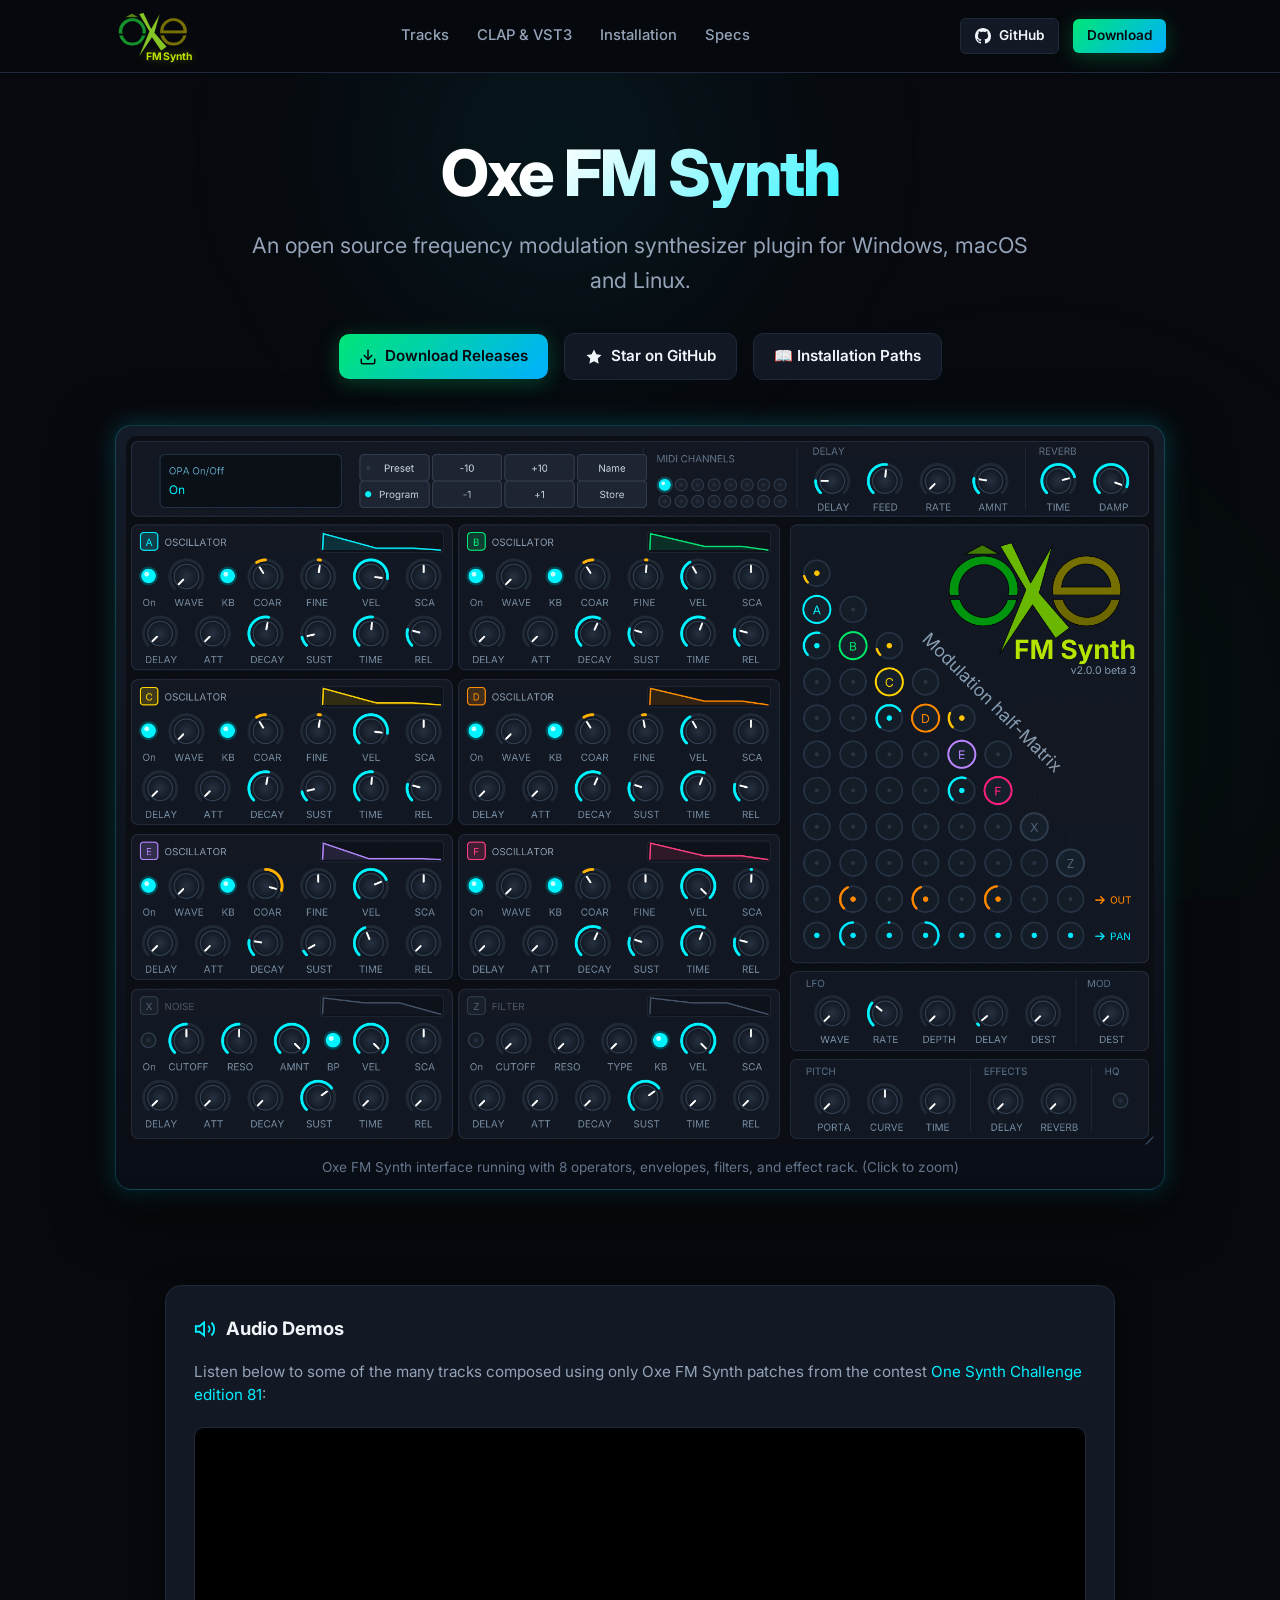
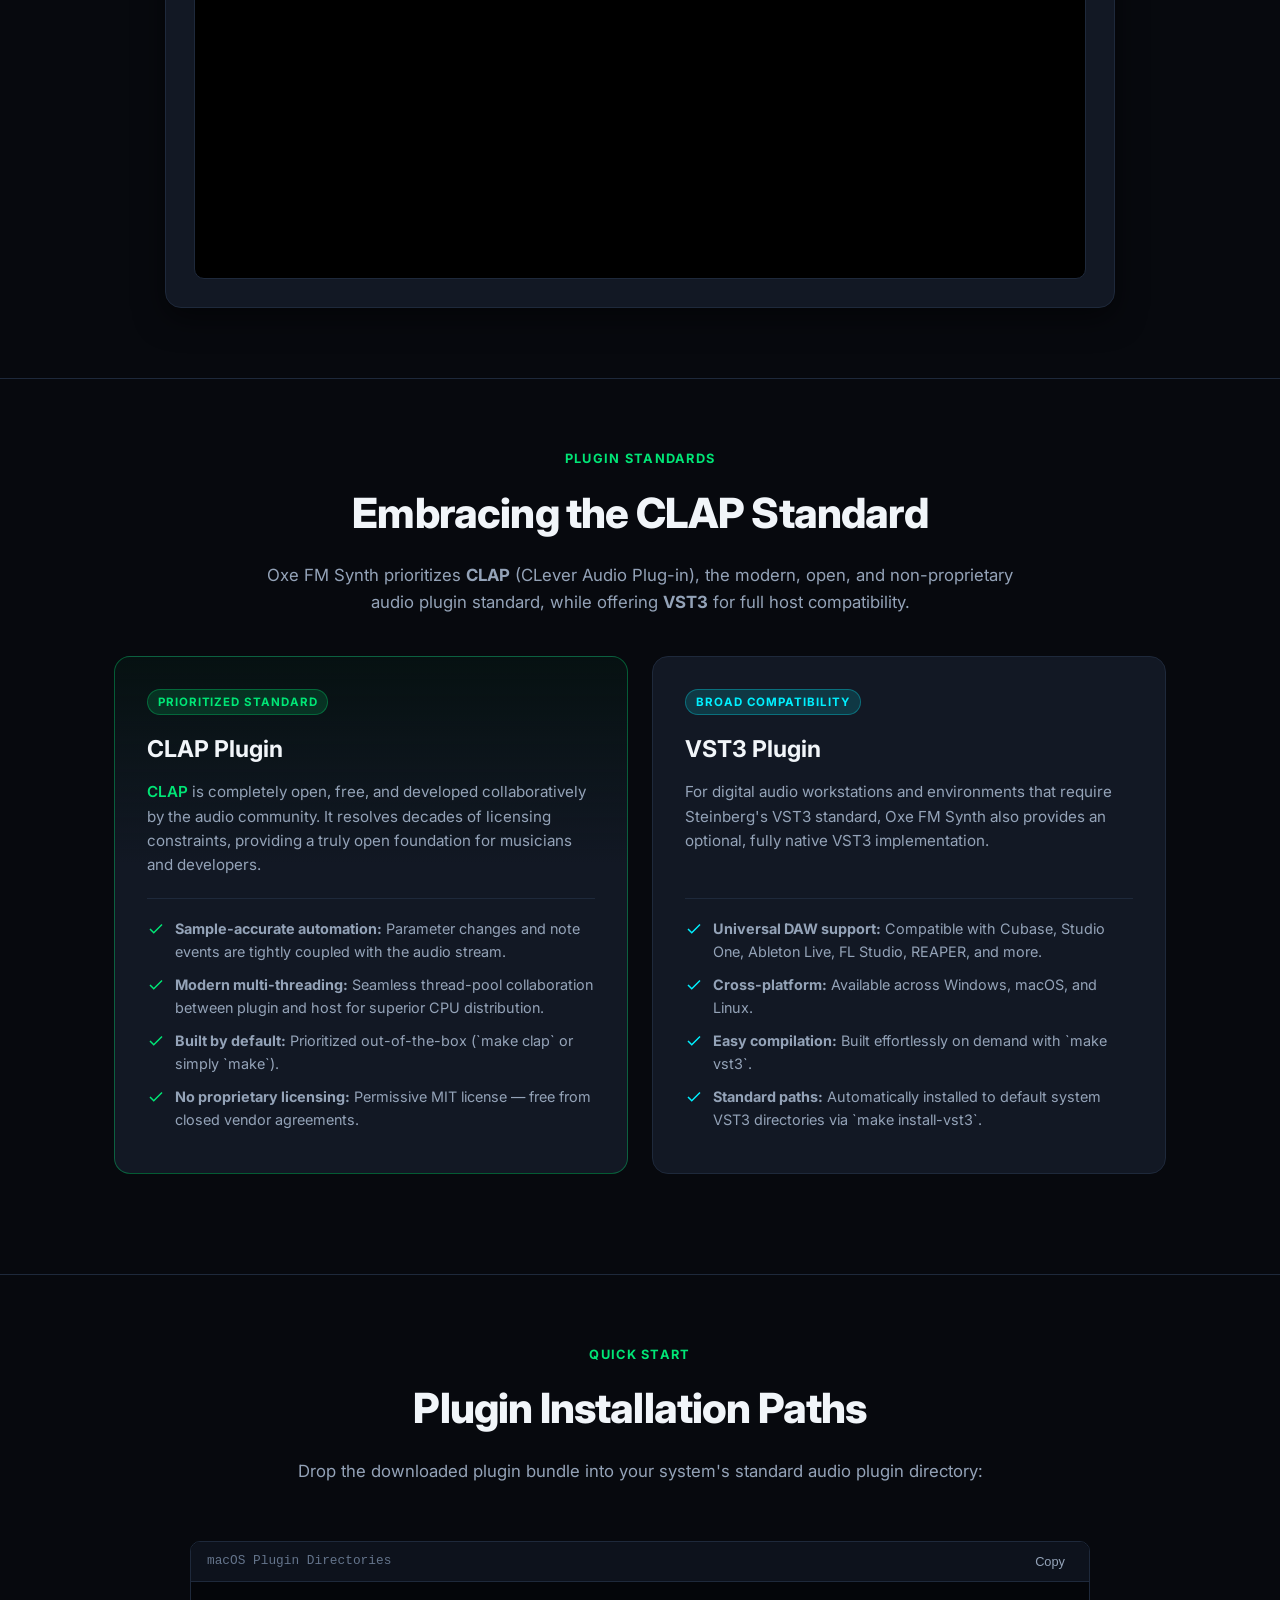
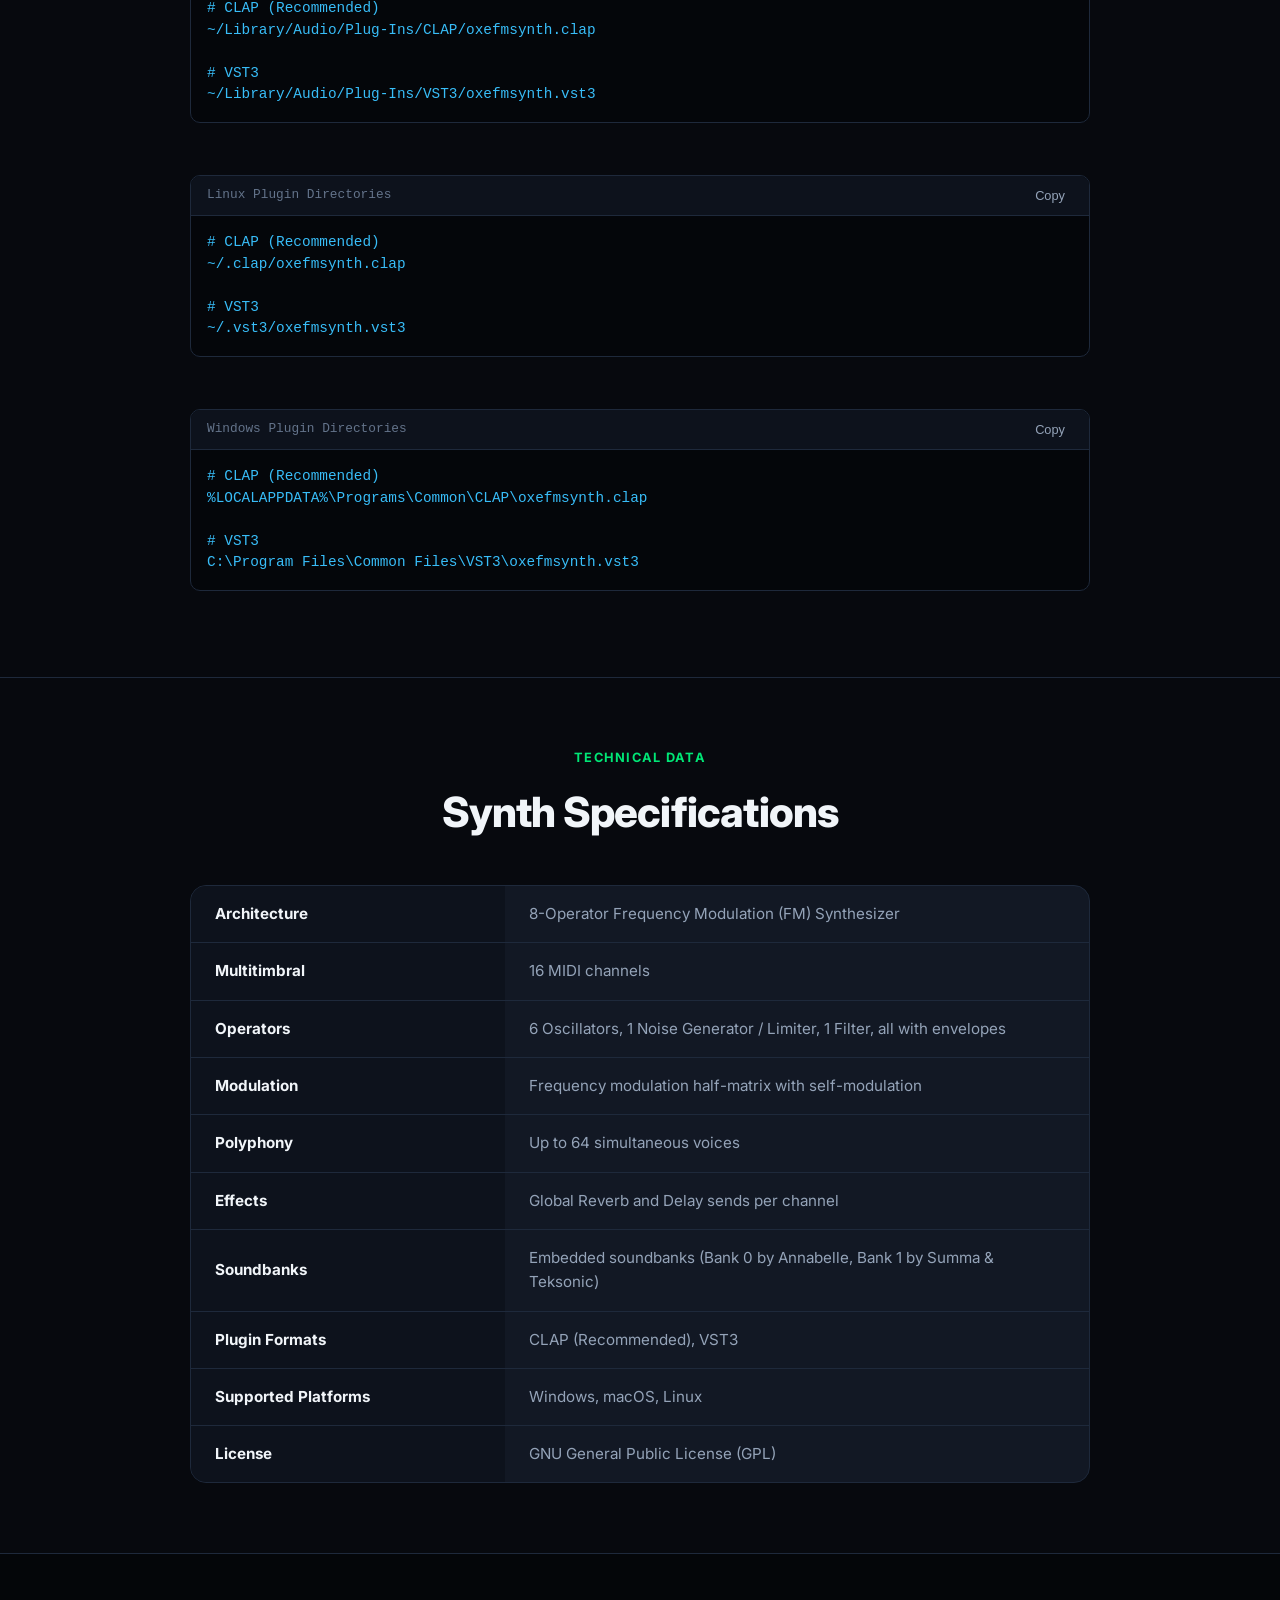
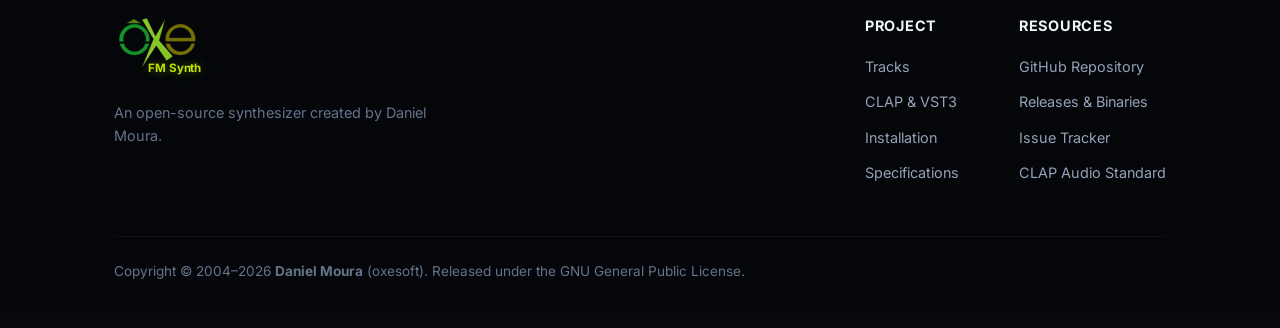
<file: docs/index.html>
<!DOCTYPE html>
<html lang="en">
<head>
  <meta charset="UTF-8">
  <meta name="viewport" content="width=device-width, initial-scale=1.0">
  <title>Oxe FM Synth - Open Source FM Synthesizer</title>
  <meta name="description" content="An open source frequency modulation synthesizer plugin for Windows, macOS and Linux.">
  <meta name="keywords" content="Oxe FM Synth, FM Synthesizer, CLAP plugin, VST3, open source synth, audio plugin, Daniel Moura, demoscene">
  
  <!-- Open Graph / Social Sharing -->
  <meta property="og:type" content="website">
  <meta property="og:url" content="https://oxesoft.github.io/oxefmsynth/">
  <meta property="og:title" content="Oxe FM Synth - Open Source FM Synthesizer">
  <meta property="og:description" content="An open source frequency modulation synthesizer plugin for Windows, macOS and Linux.">
  <meta property="og:image" content="https://oxesoft.github.io/oxefmsynth/assets/screenshot.png">
  <meta name="twitter:card" content="summary_large_image">
  <meta name="theme-color" content="#07090e">

  <!-- Favicon -->
  <link rel="icon" type="image/svg+xml" href="assets/favicon.svg">
  
  <!-- Fonts -->
  <link rel="preconnect" href="https://fonts.googleapis.com">
  <link rel="preconnect" href="https://fonts.gstatic.com" crossorigin>
  <link href="https://fonts.googleapis.com/css2?family=Inter:wght@400;500;600;700;800&display=swap" rel="stylesheet">

  <!-- Stylesheet -->
  <link rel="stylesheet" href="style.css">
</head>
<body>

  <!-- Ambient Background Lighting -->
  <div class="bg-glow-container">
    <div class="bg-glow-1"></div>
    <div class="bg-glow-2"></div>
  </div>

  <!-- Navigation -->
  <header>
    <div class="container nav-container">
      <a href="#" class="nav-brand" aria-label="Oxe FM Synth">
        <img src="assets/oxe-logo.svg" alt="Oxe FM Synth Logo" class="nav-logo-svg">
        <span class="brand-subtext">FM Synth</span>
      </a>

      <nav class="nav-links">
        <a href="#tracks">Tracks</a>
        <a href="#standards">CLAP & VST3</a>
        <a href="#install">Installation</a>
        <a href="#specs">Specs</a>
      </nav>

      <div class="nav-actions">
        <a href="https://github.com/oxesoft/oxefmsynth" target="_blank" rel="noopener" class="btn btn-secondary btn-sm">
          <svg width="16" height="16" viewBox="0 0 24 24" fill="currentColor">
            <path d="M12 0C5.37 0 0 5.37 0 12c0 5.31 3.435 9.795 8.205 11.385.6.105.825-.255.825-.57 0-.285-.015-1.23-.015-2.235-3.015.555-3.795-.735-4.035-1.41-.135-.345-.72-1.41-1.23-1.695-.42-.225-1.02-.78-.015-.795.945-.015 1.62.87 1.845 1.23 1.08 1.815 2.805 1.305 3.495.99.105-.78.42-1.305.765-1.605-2.67-.3-5.46-1.335-5.46-5.925 0-1.305.465-2.385 1.23-3.225-.12-.3-.54-1.53.12-3.18 0 0 1.005-.315 3.3 1.23.96-.27 1.98-.405 3-.405s2.04.135 3 .405c2.295-1.56 3.3-1.23 3.3-1.23.66 1.65.24 2.88.12 3.18.765.84 1.23 1.905 1.23 3.225 0 4.605-2.805 5.625-5.475 5.925.435.375.81 1.095.81 2.22 0 1.605-.015 2.895-.015 3.3 0 .315.225.69.825.57A12.02 12.02 0 0024 12c0-6.63-5.37-12-12-12z"/>
          </svg>
          GitHub
        </a>
        <a href="https://github.com/oxesoft/oxefmsynth/releases" target="_blank" rel="noopener" class="btn btn-primary btn-sm">Download</a>
      </div>
    </div>
  </header>

  <!-- Hero Section -->
  <section class="hero-section">
    <div class="container">
      <h1 class="hero-title">Oxe FM Synth</h1>
      <p class="hero-subtitle">
        An open source frequency modulation synthesizer plugin for Windows, macOS and Linux.
      </p>

      <div class="hero-cta">
        <a href="https://github.com/oxesoft/oxefmsynth/releases" target="_blank" rel="noopener" class="btn btn-primary">
          <svg width="18" height="18" viewBox="0 0 24 24" fill="none" stroke="currentColor" stroke-width="2" stroke-linecap="round" stroke-linejoin="round">
            <path d="M21 15v4a2 2 0 0 1-2 2H5a2 2 0 0 1-2-2v-4"></path>
            <polyline points="7 10 12 15 17 10"></polyline>
            <line x1="12" y1="15" x2="12" y2="3"></line>
          </svg>
          Download Releases
        </a>
        <a href="https://github.com/oxesoft/oxefmsynth" target="_blank" rel="noopener" class="btn btn-secondary">
          <svg width="18" height="18" viewBox="0 0 24 24" fill="currentColor">
            <path d="M12 2l3.09 6.26L22 9.27l-5 4.87 1.18 6.88L12 17.77l-6.18 3.25L7 14.14 2 9.27l6.91-1.01L12 2z"/>
          </svg>
          Star on GitHub
        </a>
        <a href="#install" class="btn btn-secondary">
          <span>📖 Installation Paths</span>
        </a>
      </div>

      <!-- Screenshot Showcase with Click to Expand -->
      <div class="screenshot-wrapper">
        <button type="button" id="screenshotBtn" class="screenshot-btn" aria-label="Enlarge Oxe FM Synth interface screenshot">
          <img id="mainScreenshot" src="assets/screenshot.png" alt="Oxe FM Synth GUI Screenshot" class="screenshot-img" title="Click to enlarge screenshot">
        </button>
        <div class="screenshot-caption">Oxe FM Synth interface running with 8 operators, envelopes, filters, and effect rack. (Click to zoom)</div>
      </div>
    </div>
  </section>

  <!-- SoundCloud Audio Demo Section -->
  <section id="tracks" class="container" style="margin-bottom: 70px;">
    <div class="audio-demo-card">
      <div class="audio-demo-header">
        <div class="audio-demo-title">
          <svg width="22" height="22" viewBox="0 0 24 24" fill="none" stroke="var(--accent-cyan)" stroke-width="2">
            <polygon points="11 5 6 9 2 9 2 15 6 15 11 19 11 5"></polygon>
            <path d="M19.07 4.93a10 10 0 0 1 0 14.14M15.54 8.46a5 5 0 0 1 0 7.07"></path>
          </svg>
          <span>Audio Demos</span>
        </div>
      </div>

      <p class="audio-demo-intro">
        Listen below to some of the many tracks composed using only Oxe FM Synth patches from the contest 
        <a href="https://sites.google.com/site/kvrosc/2015/osc-81-oxe-fm" target="_blank" rel="noopener noreferrer">One Synth Challenge edition 81</a>:
      </p>

      <div class="soundcloud-frame-wrapper">
        <iframe width="100%" height="450" scrolling="no" frameborder="no" allow="autoplay" src="https://w.soundcloud.com/player/?url=https%3A%2F%2Fapi.soundcloud.com%2Fplaylists%2F177376136&amp;auto_play=false&amp;hide_related=false&amp;visual=false&amp;show_comments=true&amp;show_user=true&amp;show_reposts=false&amp;color=ff5500"></iframe>
      </div>
    </div>
  </section>

  <!-- CLAP & VST3 Standards Section -->
  <section id="standards" class="section">
    <div class="container">
      <div class="section-header">
        <div class="section-tag">Plugin Standards</div>
        <h2 class="section-title">Embracing the CLAP Standard</h2>
        <p class="section-desc">
          Oxe FM Synth prioritizes <strong>CLAP</strong> (CLever Audio Plug-in), the modern, open, and non-proprietary audio plugin standard, while offering <strong>VST3</strong> for full host compatibility.
        </p>
      </div>

      <div class="standards-grid">
        <!-- CLAP Standard Card -->
        <div class="standard-card primary-standard">
          <span class="standard-pill clap">Prioritized Standard</span>
          <h3>CLAP Plugin</h3>
          <p>
            <a href="https://cleveraudio.org/" target="_blank" rel="noopener" style="color: var(--accent-green); text-decoration: none; font-weight: 600;">CLAP</a> is completely open, free, and developed collaboratively by the audio community. It resolves decades of licensing constraints, providing a truly open foundation for musicians and developers.
          </p>

          <ul class="standard-features-list">
            <li>
              <svg width="18" height="18" viewBox="0 0 24 24" fill="none" stroke="var(--accent-green)" stroke-width="2"><polyline points="20 6 9 17 4 12"></polyline></svg>
              <span><strong>Sample-accurate automation:</strong> Parameter changes and note events are tightly coupled with the audio stream.</span>
            </li>
            <li>
              <svg width="18" height="18" viewBox="0 0 24 24" fill="none" stroke="var(--accent-green)" stroke-width="2"><polyline points="20 6 9 17 4 12"></polyline></svg>
              <span><strong>Modern multi-threading:</strong> Seamless thread-pool collaboration between plugin and host for superior CPU distribution.</span>
            </li>
            <li>
              <svg width="18" height="18" viewBox="0 0 24 24" fill="none" stroke="var(--accent-green)" stroke-width="2"><polyline points="20 6 9 17 4 12"></polyline></svg>
              <span><strong>Built by default:</strong> Prioritized out-of-the-box (`make clap` or simply `make`).</span>
            </li>
            <li>
              <svg width="18" height="18" viewBox="0 0 24 24" fill="none" stroke="var(--accent-green)" stroke-width="2"><polyline points="20 6 9 17 4 12"></polyline></svg>
              <span><strong>No proprietary licensing:</strong> Permissive MIT license — free from closed vendor agreements.</span>
            </li>
          </ul>
        </div>

        <!-- VST3 Standard Card -->
        <div class="standard-card">
          <span class="standard-pill vst3">Broad Compatibility</span>
          <h3>VST3 Plugin</h3>
          <p>
            For digital audio workstations and environments that require Steinberg's VST3 standard, Oxe FM Synth also provides an optional, fully native VST3 implementation.
          </p>

          <ul class="standard-features-list">
            <li>
              <svg width="18" height="18" viewBox="0 0 24 24" fill="none" stroke="var(--accent-cyan)" stroke-width="2"><polyline points="20 6 9 17 4 12"></polyline></svg>
              <span><strong>Universal DAW support:</strong> Compatible with Cubase, Studio One, Ableton Live, FL Studio, REAPER, and more.</span>
            </li>
            <li>
              <svg width="18" height="18" viewBox="0 0 24 24" fill="none" stroke="var(--accent-cyan)" stroke-width="2"><polyline points="20 6 9 17 4 12"></polyline></svg>
              <span><strong>Cross-platform:</strong> Available across Windows, macOS, and Linux.</span>
            </li>
            <li>
              <svg width="18" height="18" viewBox="0 0 24 24" fill="none" stroke="var(--accent-cyan)" stroke-width="2"><polyline points="20 6 9 17 4 12"></polyline></svg>
              <span><strong>Easy compilation:</strong> Built effortlessly on demand with `make vst3`.</span>
            </li>
            <li>
              <svg width="18" height="18" viewBox="0 0 24 24" fill="none" stroke="var(--accent-cyan)" stroke-width="2"><polyline points="20 6 9 17 4 12"></polyline></svg>
              <span><strong>Standard paths:</strong> Automatically installed to default system VST3 directories via `make install-vst3`.</span>
            </li>
          </ul>
        </div>
      </div>
    </div>
  </section>

  <!-- Installation Guide Section -->
  <section id="install" class="section">
    <div class="container">
      <div class="section-header">
        <div class="section-tag">Quick Start</div>
        <h2 class="section-title">Plugin Installation Paths</h2>
        <p class="section-desc">
          Drop the downloaded plugin bundle into your system's standard audio plugin directory:
        </p>
      </div>

      <div style="max-width: 900px; margin: 0 auto; display: grid; gap: 20px;">
        <!-- macOS paths -->
        <div class="code-container">
          <div class="code-header">
            <span>macOS Plugin Directories</span>
            <button class="copy-btn" onclick="copyCode(this, '~/Library/Audio/Plug-Ins/CLAP\n~/Library/Audio/Plug-Ins/VST3')"><span class="copy-btn-text">Copy</span></button>
          </div>
          <pre><code># CLAP (Recommended)
~/Library/Audio/Plug-Ins/CLAP/oxefmsynth.clap

# VST3
~/Library/Audio/Plug-Ins/VST3/oxefmsynth.vst3</code></pre>
        </div>

        <!-- Linux paths -->
        <div class="code-container">
          <div class="code-header">
            <span>Linux Plugin Directories</span>
            <button class="copy-btn" onclick="copyCode(this, '~/.clap\n~/.vst3')"><span class="copy-btn-text">Copy</span></button>
          </div>
          <pre><code># CLAP (Recommended)
~/.clap/oxefmsynth.clap

# VST3
~/.vst3/oxefmsynth.vst3</code></pre>
        </div>

        <!-- Windows paths -->
        <div class="code-container">
          <div class="code-header">
            <span>Windows Plugin Directories</span>
            <button class="copy-btn" onclick="copyCode(this, '%LOCALAPPDATA%\\Programs\\Common\\CLAP\n%COMMONPROGRAMFILES%\\VST3')"><span class="copy-btn-text">Copy</span></button>
          </div>
          <pre><code># CLAP (Recommended)
%LOCALAPPDATA%\Programs\Common\CLAP\oxefmsynth.clap

# VST3
C:\Program Files\Common Files\VST3\oxefmsynth.vst3</code></pre>
        </div>
      </div>
    </div>
  </section>

  <!-- Specifications Table -->
  <section id="specs" class="section">
    <div class="container">
      <div class="section-header">
        <div class="section-tag">Technical Data</div>
        <h2 class="section-title">Synth Specifications</h2>
      </div>

      <div class="specs-table-wrapper">
        <table class="specs-table">
          <tbody>
            <tr>
              <th>Architecture</th>
              <td>8-Operator Frequency Modulation (FM) Synthesizer</td>
            </tr>
            <tr>
              <th>Multitimbral</th>
              <td>16 MIDI channels</td>
            </tr>
            <tr>
              <th>Operators</th>
              <td>6 Oscillators, 1 Noise Generator / Limiter, 1 Filter, all with envelopes</td>
            </tr>
            <tr>
              <th>Modulation</th>
              <td>Frequency modulation half-matrix with self-modulation</td>
            </tr>
            <tr>
              <th>Polyphony</th>
              <td>Up to 64 simultaneous voices</td>
            </tr>
            <tr>
              <th>Effects</th>
              <td>Global Reverb and Delay sends per channel</td>
            </tr>
            <tr>
              <th>Soundbanks</th>
              <td>Embedded soundbanks (Bank 0 by Annabelle, Bank 1 by Summa & Teksonic)</td>
            </tr>
            <tr>
              <th>Plugin Formats</th>
              <td>CLAP (Recommended), VST3</td>
            </tr>
            <tr>
              <th>Supported Platforms</th>
              <td>Windows, macOS, Linux</td>
            </tr>
            <tr>
              <th>License</th>
              <td>GNU General Public License (GPL)</td>
            </tr>
          </tbody>
        </table>
      </div>
    </div>
  </section>

  <!-- Footer -->
  <footer>
    <div class="container">
      <div class="footer-top">
        <div class="footer-brand">
          <a href="#" class="footer-logo-link" aria-label="Oxe FM Synth">
            <img src="assets/oxe-logo.svg" alt="Oxe FM Synth Logo" class="footer-logo-svg">
            <span class="brand-subtext">FM Synth</span>
          </a>
          <p>
            An open-source synthesizer created by Daniel Moura.
          </p>
        </div>

        <div class="footer-links-group">
          <div class="footer-col">
            <h4>Project</h4>
            <ul>
              <li><a href="#tracks">Tracks</a></li>
              <li><a href="#standards">CLAP & VST3</a></li>
              <li><a href="#install">Installation</a></li>
              <li><a href="#specs">Specifications</a></li>
            </ul>
          </div>

          <div class="footer-col">
            <h4>Resources</h4>
            <ul>
              <li><a href="https://github.com/oxesoft/oxefmsynth" target="_blank" rel="noopener">GitHub Repository</a></li>
              <li><a href="https://github.com/oxesoft/oxefmsynth/releases" target="_blank" rel="noopener">Releases & Binaries</a></li>
              <li><a href="https://github.com/oxesoft/oxefmsynth/issues" target="_blank" rel="noopener">Issue Tracker</a></li>
              <li><a href="https://cleveraudio.org/" target="_blank" rel="noopener">CLAP Audio Standard</a></li>
            </ul>
          </div>
        </div>
      </div>

      <div class="footer-bottom">
        <div>
          Copyright &copy; 2004–2026 <strong>Daniel Moura</strong> (oxesoft). Released under the GNU General Public License.
        </div>
      </div>
    </div>
  </footer>

  <!-- Lightbox Modal -->
  <div id="imgModal" class="modal" role="dialog" aria-modal="true" aria-label="Enlarged screenshot">
    <button type="button" class="modal-close" id="modalClose" aria-label="Close modal">&times;</button>
    <img class="modal-content" id="modalImg" alt="Enlarged screenshot">
  </div>

  <script src="main.js"></script>
</body>
</html>
</file>
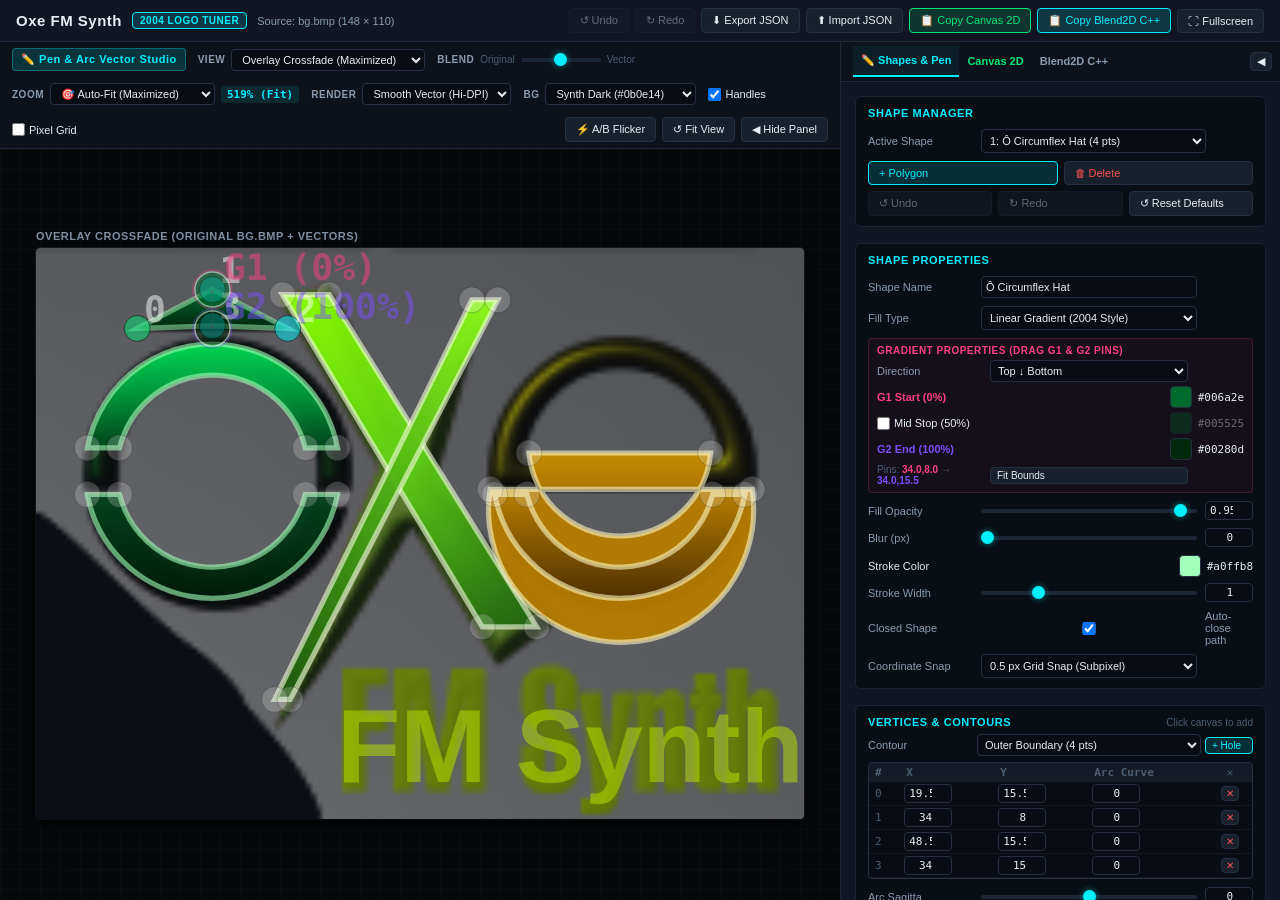
<file: other/logo_tuner.html>
<!DOCTYPE html>
<html lang="en">
<head>
<meta charset="UTF-8">
<meta name="viewport" content="width=device-width, initial-scale=1.0">
<title>Oxe FM Synth - 2004 Logo Vector Tuner (bg.bmp)</title>
<style>
  :root {
    --bg-dark: #07090e;
    --card-bg: #111622;
    --card-border: #1e2838;
    --accent-cyan: #00f0ff;
    --accent-green: #00e676;
    --accent-lime: #76ff03;
    --accent-amber: #ffd600;
    --text-primary: #e6edf3;
    --text-muted: #8a9baf;
    --text-dim: #4b5d73;
    --input-bg: #090c12;
    --input-border: #243042;
  }

  * {
    box-sizing: border-box;
    margin: 0;
    padding: 0;
  }

  body {
    font-family: -apple-system, BlinkMacSystemFont, "Segoe UI", Roboto, "Helvetica Neue", Arial, sans-serif;
    background-color: var(--bg-dark);
    color: var(--text-primary);
    display: flex;
    flex-direction: column;
    height: 100vh;
    overflow: hidden;
    user-select: none;
  }

  /* Header */
  header {
    background: var(--card-bg);
    border-bottom: 1px solid var(--card-border);
    padding: 8px 16px;
    display: flex;
    align-items: center;
    justify-content: space-between;
    flex-shrink: 0;
    z-index: 10;
  }

  .header-title {
    display: flex;
    align-items: center;
    gap: 10px;
  }

  .badge {
    background: rgba(0, 240, 255, 0.15);
    border: 1px solid var(--accent-cyan);
    color: var(--accent-cyan);
    font-size: 10px;
    font-weight: 700;
    padding: 2px 7px;
    border-radius: 4px;
    letter-spacing: 0.5px;
  }

  h1 {
    font-size: 15px;
    font-weight: 600;
    letter-spacing: 0.5px;
  }

  .header-actions {
    display: flex;
    gap: 6px;
    align-items: center;
  }

  button.btn {
    background: #18202c;
    border: 1px solid var(--input-border);
    color: var(--text-primary);
    padding: 5px 10px;
    border-radius: 4px;
    font-size: 11px;
    font-weight: 500;
    cursor: pointer;
    transition: all 0.15s ease;
    display: inline-flex;
    align-items: center;
    gap: 5px;
  }

  button.btn:hover {
    background: #222d3e;
    border-color: var(--accent-cyan);
    color: #fff;
  }

  button.btn-primary {
    background: rgba(0, 240, 255, 0.15);
    border-color: var(--accent-cyan);
    color: var(--accent-cyan);
  }

  button.btn-primary:hover {
    background: rgba(0, 240, 255, 0.28);
    color: #fff;
  }

  button.btn-active {
    background: var(--accent-cyan);
    color: #000;
    border-color: var(--accent-cyan);
    font-weight: 700;
  }

  /* Main Workspace */
  .workspace {
    display: flex;
    flex: 1;
    min-height: 0;
    position: relative;
  }

  /* Center Viewport */
  .viewport-area {
    flex: 1;
    display: flex;
    flex-direction: column;
    min-width: 0;
    background: #06080c;
    overflow: hidden;
    position: relative;
  }

  .toolbar {
    background: #0d121a;
    border-bottom: 1px solid var(--card-border);
    padding: 6px 12px;
    display: flex;
    align-items: center;
    gap: 12px;
    font-size: 11px;
    flex-shrink: 0;
    flex-wrap: wrap;
    z-index: 5;
  }

  .tool-group {
    display: flex;
    align-items: center;
    gap: 6px;
  }

  .tool-label {
    color: var(--text-muted);
    font-size: 10px;
    font-weight: 700;
    text-transform: uppercase;
    letter-spacing: 0.5px;
  }

  select, input[type="text"], input[type="number"] {
    background: var(--input-bg);
    border: 1px solid var(--input-border);
    color: var(--text-primary);
    padding: 3px 6px;
    border-radius: 4px;
    font-size: 11px;
  }

  select:focus, input:focus {
    outline: none;
    border-color: var(--accent-cyan);
  }

  .zoom-indicator {
    font-family: monospace;
    font-size: 11px;
    color: var(--accent-cyan);
    font-weight: 700;
    padding: 2px 6px;
    background: rgba(0, 240, 255, 0.1);
    border-radius: 3px;
    min-width: 48px;
    text-align: center;
  }

  .btn-group {
    display: inline-flex;
    border-radius: 4px;
    overflow: hidden;
    border: 1px solid var(--input-border);
  }
  .btn-group .btn {
    border-radius: 0;
    margin: 0;
    border: none;
  }
  .btn-group .btn:not(:last-child) {
    border-right: 1px solid var(--input-border);
  }
  .btn-group .btn.btn-active {
    background: var(--accent-cyan);
    color: #000;
    font-weight: 700;
  }

  .vertex-row {
    cursor: pointer;
    transition: background 0.1s ease;
  }
  .vertex-row:hover {
    background: rgba(255, 255, 255, 0.05);
  }
  .vertex-row.active {
    background: rgba(0, 240, 255, 0.2) !important;
  }

  /* Maximized Canvas Stage */
  .canvas-stage {
    flex: 1;
    display: flex;
    flex-direction: column;
    align-items: center;
    justify-content: center;
    overflow: hidden;
    position: relative;
    padding: 12px;
  }

  .stage-background {
    position: absolute;
    top: 0;
    left: 0;
    right: 0;
    bottom: 0;
    background-size: 20px 20px;
    background-image: 
      linear-gradient(to right, rgba(255, 255, 255, 0.02) 1px, transparent 1px),
      linear-gradient(to bottom, rgba(255, 255, 255, 0.02) 1px, transparent 1px);
    pointer-events: none;
  }

  .canvas-container-wrap {
    display: flex;
    flex-direction: column;
    align-items: center;
    justify-content: center;
    transform-origin: center center;
    transition: transform 0.05s ease-out;
    max-width: 100%;
    max-height: 100%;
  }

  .canvas-labels {
    display: flex;
    justify-content: space-between;
    width: 100%;
    margin-bottom: 6px;
    font-size: 11px;
    font-weight: 700;
    color: var(--text-muted);
    letter-spacing: 0.5px;
  }

  .canvases-wrapper {
    display: flex;
    gap: 16px;
    align-items: center;
    justify-content: center;
  }

  .canvas-box {
    display: flex;
    flex-direction: column;
    align-items: center;
    position: relative;
  }

  canvas {
    border-radius: 4px;
    box-shadow: 0 8px 32px rgba(0,0,0,0.8), 0 0 0 1px rgba(255,255,255,0.08);
    cursor: crosshair;
  }

  /* Floating Control Trigger (when sidebar is collapsed) */
  .btn-open-sidebar {
    position: absolute;
    top: 12px;
    right: 12px;
    background: #182230;
    border: 1px solid var(--accent-cyan);
    color: var(--accent-cyan);
    padding: 6px 12px;
    border-radius: 4px;
    font-size: 11px;
    font-weight: 700;
    cursor: pointer;
    box-shadow: 0 4px 16px rgba(0,0,0,0.5);
    z-index: 20;
    display: none;
    align-items: center;
    gap: 6px;
  }

  .btn-open-sidebar:hover {
    background: rgba(0, 240, 255, 0.2);
    color: #fff;
  }

  /* Side Drawer: Controls */
  .sidebar {
    width: 440px;
    background: var(--card-bg);
    border-left: 1px solid var(--card-border);
    display: flex;
    flex-direction: column;
    flex-shrink: 0;
    overflow: hidden;
    transition: width 0.25s cubic-bezier(0.16, 1, 0.3, 1), transform 0.25s ease;
    z-index: 15;
  }

  .sidebar.collapsed {
    width: 0 !important;
    border-left: none;
  }

  .sidebar-header {
    display: flex;
    align-items: center;
    justify-content: space-between;
    background: #0d121a;
    border-bottom: 1px solid var(--card-border);
    padding: 4px 8px 4px 12px;
  }

  .tabs {
    display: flex;
    flex: 1;
  }

  .tab-btn {
    background: transparent;
    border: none;
    border-bottom: 2px solid transparent;
    color: var(--text-muted);
    padding: 8px 8px;
    font-size: 11px;
    font-weight: 600;
    cursor: pointer;
    text-align: center;
    transition: all 0.15s ease;
  }

  .tab-btn:hover {
    color: var(--text-primary);
  }

  .tab-btn.active {
    color: var(--accent-cyan);
    border-bottom-color: var(--accent-cyan);
    background: rgba(0, 240, 255, 0.05);
  }

  .panel-content {
    flex: 1;
    overflow-y: auto;
    padding: 14px;
    display: none;
  }

  .panel-content.active {
    display: block;
  }

  /* Parameter Controls */
  .control-section {
    margin-bottom: 16px;
    background: #090d14;
    border: 1px solid #1a2332;
    border-radius: 6px;
    padding: 10px 12px;
  }

  .section-title {
    font-size: 11px;
    font-weight: 700;
    text-transform: uppercase;
    letter-spacing: 0.6px;
    color: var(--accent-cyan);
    margin-bottom: 10px;
    display: flex;
    align-items: center;
    justify-content: space-between;
  }

  .control-row {
    display: grid;
    grid-template-columns: 105px 1fr 48px;
    align-items: center;
    gap: 8px;
    margin-bottom: 8px;
    font-size: 11px;
  }

  .control-row:last-child {
    margin-bottom: 0;
  }

  .control-row label {
    color: var(--text-muted);
  }

  input[type="range"] {
    -webkit-appearance: none;
    appearance: none;
    height: 4px;
    background: #1c2635;
    border-radius: 2px;
    outline: none;
  }

  input[type="range"]::-webkit-slider-thumb {
    -webkit-appearance: none;
    appearance: none;
    width: 13px;
    height: 13px;
    border-radius: 50%;
    background: var(--accent-cyan);
    cursor: pointer;
    box-shadow: 0 0 6px rgba(0, 240, 255, 0.5);
  }

  input[type="number"].num-input {
    width: 48px;
    padding: 2px 4px;
    text-align: right;
    font-size: 11px;
    font-family: monospace;
  }

  .color-row {
    display: flex;
    align-items: center;
    justify-content: space-between;
    margin-bottom: 6px;
    font-size: 11px;
  }

  .color-input-wrap {
    display: flex;
    align-items: center;
    gap: 6px;
  }

  input[type="color"] {
    -webkit-appearance: none;
    border: none;
    width: 22px;
    height: 22px;
    border-radius: 4px;
    cursor: pointer;
    background: transparent;
  }

  input[type="color"]::-webkit-color-swatch-wrapper {
    padding: 0;
  }

  input[type="color"]::-webkit-color-swatch {
    border: 1px solid var(--input-border);
    border-radius: 4px;
  }

  /* Code Panel */
  .code-panel {
    background: #05070a;
    border: 1px solid #161e2a;
    border-radius: 6px;
    padding: 10px;
    font-family: ui-monospace, SFMono-Regular, Menlo, Monaco, Consolas, monospace;
    font-size: 11px;
    line-height: 1.45;
    color: #a5d6ff;
    overflow-x: auto;
    white-space: pre;
    max-height: calc(100vh - 150px);
  }

  /* Toast Notification */
  .toast {
    position: fixed;
    bottom: 24px;
    right: 24px;
    background: #00e676;
    color: #000;
    font-weight: 700;
    font-size: 12px;
    padding: 8px 16px;
    border-radius: 4px;
    box-shadow: 0 4px 16px rgba(0, 230, 118, 0.4);
    opacity: 0;
    transform: translateY(10px);
    transition: all 0.25s ease;
    pointer-events: none;
    z-index: 1000;
  }

  .toast.show {
    opacity: 1;
    transform: translateY(0);
  }
</style>
</head>
<body>

<header>
  <div class="header-title">
    <h1>Oxe FM Synth</h1>
    <span class="badge">2004 LOGO TUNER</span>
    <span style="font-size: 11px; color: var(--text-muted); font-weight: 500;">Source: bg.bmp (148 × 110)</span>
  </div>
  <div class="header-actions">
    <button class="btn" id="btnUndo" title="Undo (Ctrl+Z)" style="opacity: 0.4; cursor: not-allowed;">↺ Undo</button>
    <button class="btn" id="btnRedo" title="Redo (Ctrl+Y / Ctrl+Shift+Z)" style="opacity: 0.4; cursor: not-allowed;">↻ Redo</button>
    <button class="btn" id="btnExportJSON">⬇ Export JSON</button>
    <button class="btn" id="btnImportJSON">⬆ Import JSON</button>
    <button class="btn btn-primary" id="btnCopyCanvas" style="background: rgba(0, 230, 118, 0.15); border-color: var(--accent-green); color: var(--accent-green);">📋 Copy Canvas 2D</button>
    <button class="btn btn-primary" id="btnCopyCPP">📋 Copy Blend2D C++</button>
    <button class="btn" id="btnFullscreen" title="Toggle Fullscreen">⛶ Fullscreen</button>
  </div>
</header>

<div class="workspace">
  <!-- Viewport Area -->
  <div class="viewport-area">
    <div class="toolbar">
      <div class="tool-group">
        <span class="badge" style="background: rgba(0, 240, 255, 0.15); color: var(--accent-cyan); border: 1px solid rgba(0, 240, 255, 0.3); font-size: 11px; padding: 4px 8px; font-weight: 700;">✏️ Pen & Arc Vector Studio</span>
      </div>

      <div class="tool-group">
        <span class="tool-label">View</span>
        <select id="selViewMode">
          <option value="overlay" selected>Overlay Crossfade (Maximized)</option>
          <option value="sideBySide">Side-by-Side (Original vs Vector)</option>
          <option value="difference">Difference Map (Match = Black)</option>
          <option value="synthPreview">Modern Synth GUI Context</option>
          <option value="vectorOnly">Vector Only</option>
        </select>
      </div>

      <div class="tool-group" id="groupOverlaySlider" style="display: flex;">
        <span class="tool-label">Blend</span>
        <span style="font-size: 10px; color: var(--text-dim);">Original</span>
        <input type="range" id="rngOverlayOpacity" min="0" max="100" value="50" style="width: 80px;">
        <span style="font-size: 10px; color: var(--text-dim);">Vector</span>
      </div>

      <div class="tool-group">
        <span class="tool-label">Zoom</span>
        <select id="selZoom">
          <option value="fit" selected>🎯 Auto-Fit (Maximized)</option>
          <option value="1">1x (100% Native 148×110)</option>
          <option value="2">2x (200%)</option>
          <option value="3">3x (300%)</option>
          <option value="4">4x (400%)</option>
          <option value="6">6x (600%)</option>
          <option value="8">8x (800%)</option>
          <option value="10">10x (1000%)</option>
          <option value="12">12x (1200%)</option>
        </select>
        <span class="zoom-indicator" id="zoomDisplay">Fit</span>
      </div>

      <div class="tool-group">
        <span class="tool-label">Render</span>
        <select id="selRenderMode">
          <option value="crisp" selected>Smooth Vector (Hi-DPI)</option>
          <option value="pixelated">Pixelated (1:1 Grid)</option>
        </select>
      </div>

      <div class="tool-group">
        <span class="tool-label">BG</span>
        <select id="selBg">
          <option value="dark">Synth Dark (#0b0e14)</option>
          <option value="gray">Original Gray (#9c9c9c)</option>
          <option value="black">Pitch Black (#000000)</option>
          <option value="white">Pure White (#ffffff)</option>
        </select>
      </div>

      <div class="tool-group">
        <label style="display: flex; align-items: center; gap: 4px; font-size: 11px; cursor: pointer;">
          <input type="checkbox" id="chkHandles" checked>
          <span>Handles</span>
        </label>
      </div>

      <div class="tool-group">
        <label style="display: flex; align-items: center; gap: 4px; font-size: 11px; cursor: pointer;">
          <input type="checkbox" id="chkGrid">
          <span>Pixel Grid</span>
        </label>
      </div>

      <div class="tool-group" style="margin-left: auto;">
        <button class="btn" id="btnToggleFlicker" title="Toggle rapid A/B flicker">⚡ A/B Flicker</button>
        <button class="btn" id="btnResetView" title="Reset view center and fit">↺ Fit View</button>
        <button class="btn" id="btnToggleSidebar" title="Toggle sidebar panel">◀ Hide Panel</button>
      </div>
    </div>

    <!-- Maximized Canvas Stage -->
    <div class="canvas-stage" id="canvasStage">
      <div class="stage-background"></div>

      <!-- Floating reopen button when sidebar is collapsed -->
      <button class="btn-open-sidebar" id="btnOpenSidebar">⚙ Show Controls</button>

      <div class="canvas-container-wrap" id="canvasContainerWrap">
        <div class="canvas-labels" id="canvasLabels">
          <span id="lblLeft" style="display: none;">ORIGINAL BG.BMP (148×110)</span>
          <span id="lblRight">PROCEDURAL BLEND2D VECTOR</span>
        </div>
        <div class="canvases-wrapper" id="canvasesWrapper">
          <div class="canvas-box" id="boxLeft" style="display: none;">
            <canvas id="canvasLeft" width="148" height="110"></canvas>
          </div>
          <div class="canvas-box" id="boxRight">
            <canvas id="canvasRight" width="148" height="110"></canvas>
          </div>
        </div>
      </div>
    </div>
  </div>

  <!-- Sidebar Tuning Panels -->
  <div class="sidebar" id="sidebar">
    <div class="sidebar-header">
      <div class="tabs">
        <button class="tab-btn active" data-tab="tabPen" id="tabBtnPen" style="color: var(--accent-cyan); font-weight: 700;">✏️ Shapes & Pen</button>
        <button class="tab-btn" data-tab="tabCanvasCode" style="color: var(--accent-green); font-weight: 700;">Canvas 2D</button>
        <button class="tab-btn" data-tab="tabCode">Blend2D C++</button>
      </div>
      <button class="btn" id="btnCloseSidebar" style="padding: 2px 6px;" title="Collapse controls">◀</button>
    </div>

    <!-- Tab Shapes & Pen (Interactive Polygon & Arc Studio) -->
    <div class="panel-content active" id="tabPen">
      <div class="control-section">
        <div class="section-title">Shape Manager</div>
        <div class="control-row">
          <label>Active Shape</label>
          <select id="selActivePolygon" style="flex: 1; padding: 4px; background: var(--input-bg); color: var(--text-primary); border: 1px solid var(--input-border); border-radius: 4px; font-size: 11px;">
            <!-- Populated dynamically -->
          </select>
        </div>
        <div style="display: flex; gap: 6px; margin-top: 8px;">
          <button class="btn btn-primary" id="btnNewPolygon" style="flex: 1;">+ Polygon</button>
          <button class="btn" id="btnDeletePolygon" style="flex: 1; color: #ff5252;">🗑 Delete</button>
        </div>
        <div style="display: flex; gap: 6px; margin-top: 6px;">
          <button class="btn" id="btnUndoInside" style="flex: 1; opacity: 0.4; cursor: not-allowed;">↺ Undo</button>
          <button class="btn" id="btnRedoInside" style="flex: 1; opacity: 0.4; cursor: not-allowed;">↻ Redo</button>
          <button class="btn" id="btnResetToCalibrated" style="flex: 1;">↺ Reset Defaults</button>
        </div>
      </div>

      <div class="control-section">
        <div class="section-title">Shape Properties</div>

        <div class="control-row">
          <label>Shape Name</label>
          <input type="text" id="txtPolyName" style="flex: 1; padding: 4px; background: var(--input-bg); color: var(--text-primary); border: 1px solid var(--input-border); border-radius: 4px; font-size: 11px;">
        </div>
        <div class="control-row">
          <label>Fill Type</label>
          <select id="selPolyFillType" style="flex: 1; padding: 4px; background: var(--input-bg); color: var(--text-primary); border: 1px solid var(--input-border); border-radius: 4px; font-size: 11px;">
            <option value="linearGradient" selected>Linear Gradient (2004 Style)</option>
            <option value="solid">Solid Color</option>
          </select>
        </div>
        <div class="color-row" id="rowSolidColor" style="display: none;">
          <label>Solid Fill Color</label>
          <div class="color-input-wrap">
            <input type="color" id="polyColor" value="#00aa48">
            <span id="polyColor_hex" style="font-family: monospace; font-size: 11px;">#00aa48</span>
          </div>
        </div>
        <div id="sectionGradient" style="background: rgba(255, 64, 129, 0.05); border: 1px solid rgba(255, 64, 129, 0.2); border-radius: 4px; padding: 6px 8px; margin: 6px 0 8px 0;">
          <div style="font-size: 10px; font-weight: 700; color: #ff4081; text-transform: uppercase; margin-bottom: 4px; letter-spacing: 0.5px;">Gradient Properties (Drag G1 &amp; G2 Pins)</div>
          <div class="control-row" style="margin-bottom: 4px;">
            <label>Direction</label>
            <select id="selGradDirection" style="flex: 1; padding: 3px; background: var(--input-bg); color: var(--text-primary); border: 1px solid var(--input-border); border-radius: 4px; font-size: 11px;">
              <option value="topDown" selected>Top &darr; Bottom</option>
              <option value="bottomUp">Bottom &uarr; Top</option>
              <option value="leftRight">Left &rarr; Right</option>
              <option value="rightLeft">Right &larr; Left</option>
              <option value="diagTLBR">Diagonal &searr; (TL &rarr; BR)</option>
              <option value="diagBLTR">Diagonal &nearr; (BL &rarr; TR)</option>
              <option value="custom">Custom (Drag Pins G1/G2)</option>
            </select>
          </div>
          <div class="color-row" style="margin-bottom: 4px;">
            <label style="color: #ff4081; font-weight: 600;">G1 Start (0%)</label>
            <div class="color-input-wrap">
              <input type="color" id="polyGradColor1" value="#00dd55">
              <span id="polyGradColor1_hex" style="font-family: monospace; font-size: 11px;">#00dd55</span>
            </div>
          </div>
          <div class="color-row" style="margin-bottom: 4px; align-items: center;">
            <label style="display: flex; align-items: center; gap: 4px; cursor: pointer;">
              <input type="checkbox" id="chkGradUseMid" style="margin: 0;">
              <span>Mid Stop (50%)</span>
            </label>
            <div class="color-input-wrap" id="wrapGradColorMid" style="opacity: 0.4; pointer-events: none;">
              <input type="color" id="polyGradColorMid" value="#00993a">
              <span id="polyGradColorMid_hex" style="font-family: monospace; font-size: 11px;">#00993a</span>
            </div>
          </div>
          <div class="color-row" style="margin-bottom: 4px;">
            <label style="color: #7c4dff; font-weight: 600;">G2 End (100%)</label>
            <div class="color-input-wrap">
              <input type="color" id="polyGradColor2" value="#00451a">
              <span id="polyGradColor2_hex" style="font-family: monospace; font-size: 11px;">#00451a</span>
            </div>
          </div>
          <div class="control-row" style="margin-top: 4px; font-size: 10px; color: var(--text-dim); justify-content: space-between; align-items: center;">
            <span>Pins: <strong id="lblGradG1" style="color: #ff4081;">0,0</strong> &rarr; <strong id="lblGradG2" style="color: #7c4dff;">0,0</strong></span>
            <button class="btn" id="btnFitGradToShape" style="padding: 2px 6px; font-size: 10px;">Fit Bounds</button>
          </div>
        </div>
        <div class="control-row">
          <label>Fill Opacity</label>
          <input type="range" id="rngPolyAlpha" min="0" max="1" step="0.05" value="0.95">
          <input type="number" id="numPolyAlpha" class="num-input" step="0.05" value="0.95">
        </div>
        <div class="control-row">
          <label>Blur (px)</label>
          <input type="range" id="rngPolyBlur" min="0" max="25" step="0.5" value="0">
          <input type="number" id="numPolyBlur" class="num-input" min="0" max="50" step="0.5" value="0">
        </div>
        <div class="color-row">
          <label>Stroke Color</label>
          <div class="color-input-wrap">
            <input type="color" id="polyStrokeColor" value="#00f0ff">
            <span id="polyStrokeColor_hex" style="font-family: monospace; font-size: 11px;">#00f0ff</span>
          </div>
        </div>
        <div class="control-row">
          <label>Stroke Width</label>
          <input type="range" id="rngPolyStrokeWidth" min="0" max="4" step="0.5" value="1.0">
          <input type="number" id="numPolyStrokeWidth" class="num-input" step="0.5" value="1.0">
        </div>
        <div class="control-row" id="rowPolyClosed">
          <label>Closed Shape</label>
          <input type="checkbox" id="chkPolyClosed" checked style="margin-left: 0;">
          <span style="font-size: 11px; color: var(--text-muted);">Auto-close path</span>
        </div>
        <div class="control-row">
          <label>Coordinate Snap</label>
          <select id="selPolySnap" style="flex: 1; padding: 4px; background: var(--input-bg); color: var(--text-primary); border: 1px solid var(--input-border); border-radius: 4px; font-size: 11px;">
            <option value="0.5" selected>0.5 px Grid Snap (Subpixel)</option>
            <option value="1.0">1.0 px Full Pixel Snap</option>
            <option value="0">None (Free Floating-Point)</option>
          </select>
        </div>
      </div>

      <!-- Geometry Panel for Regular Polygons & Holes -->
      <div class="control-section" id="panelPolygon">
        <div style="display: flex; justify-content: space-between; align-items: center;">
          <div class="section-title" style="margin-bottom: 0;">Vertices &amp; Contours</div>
          <span style="font-size: 10px; color: var(--text-dim);">Click canvas to add</span>
        </div>
        <div class="control-row" style="margin-top: 6px; margin-bottom: 4px; gap: 4px;">
          <label style="width: 50px;">Contour</label>
          <select id="selActiveContour" style="flex: 1; padding: 3px; background: var(--input-bg); color: var(--text-primary); border: 1px solid var(--input-border); border-radius: 4px; font-size: 11px;">
            <option value="outer">Outer Boundary</option>
          </select>
          <button class="btn btn-primary" id="btnAddHole" style="padding: 2px 6px; font-size: 10px;" title="Add a hollow inner boundary / hole">+ Hole</button>
          <button class="btn" id="btnDeleteHole" style="padding: 2px 6px; font-size: 10px; color: #ff5252; display: none;" title="Delete current hole">✕</button>
        </div>
        <div style="background: #090c12; border: 1px solid var(--input-border); border-radius: 4px; max-height: 160px; overflow-y: auto; margin-top: 6px;">
          <table style="width: 100%; border-collapse: collapse; font-size: 11px; font-family: monospace;">
            <thead>
              <tr style="background: #141b26; color: var(--text-dim); text-align: left;">
                <th style="padding: 3px 6px;">#</th>
                <th style="padding: 3px 6px;">X</th>
                <th style="padding: 3px 6px;">Y</th>
                <th style="padding: 3px 6px;" title="Arc curvature / sagitta height to next point">Arc Curve</th>
                <th style="padding: 3px 6px; text-align: center;">✕</th>
              </tr>
            </thead>
            <tbody id="tblVerticesBody">
              <!-- Populated dynamically via JS -->
            </tbody>
          </table>
        </div>
        <div class="control-row" style="margin-top: 8px;" id="rowVertexCurve">
          <label title="Bend the segment after the selected vertex into a circular arc">Arc Sagitta</label>
          <input type="range" id="rngVertexCurve" min="-25" max="25" step="0.5" value="0">
          <input type="number" id="numVertexCurve" class="num-input" min="-50" max="50" step="0.5" value="0">
        </div>
        <div style="display: flex; gap: 6px; margin-top: 8px;">
          <button class="btn" id="btnClearPoints" style="flex: 1;">Clear Points</button>
        </div>
      </div>

      <div style="background: rgba(0, 240, 255, 0.05); border: 1px solid rgba(0, 240, 255, 0.2); border-radius: 4px; padding: 8px; margin-top: 10px; font-size: 11px; color: var(--text-muted); line-height: 1.4;">
        <strong style="color: var(--accent-cyan);">💡 Polygon & Curve Shortcuts:</strong><br>
        • <strong>Add Points:</strong> Click empty canvas to add vertices to active shape<br>
        • <strong>Move Vertices:</strong> Drag any vertex handle to reposition (snaps to grid)<br>
        • <strong>Bend Segments:</strong> Drag orange diamond apex handle or use Arc Sagitta to bend into true circular arcs<br>
        • <strong>Close Shape:</strong> Click green first vertex or toggle Closed Shape checkbox<br>
        • <strong>Delete Vertex:</strong> Alt/Option + Click or Delete/Backspace key<br>
        • <strong>Undo / Redo:</strong> Ctrl/Cmd + Z to Undo, Ctrl/Cmd + Y (or Shift+Cmd+Z) to Redo any action<br>
        • <strong>Blur:</strong> Use Blur slider for ambient glows and soft shadows
      </div>
    </div>

    <!-- Tab HTML5 Canvas 2D Code -->
    <div class="panel-content" id="tabCanvasCode">
      <div style="margin-bottom: 10px; display: flex; justify-content: space-between; align-items: center;">
        <span style="font-size: 11px; color: var(--text-muted); font-weight: 700;">HTML5 CANVAS 2D API CODE</span>
        <button class="btn btn-primary" id="btnCopyCanvasInside" style="padding: 3px 8px; font-size: 11px; background: rgba(0, 230, 118, 0.15); border-color: var(--accent-green); color: var(--accent-green);">📋 Copy</button>
      </div>
      <div class="code-panel" id="canvasCodeOutput">// HTML5 Canvas 2D Code will be generated here...</div>
    </div>

    <!-- Tab C++ Code -->
    <div class="panel-content" id="tabCode">
      <div style="margin-bottom: 10px; display: flex; justify-content: space-between; align-items: center; gap: 8px;">
        <div style="display: flex; align-items: center; gap: 6px;">
          <span style="font-size: 11px; color: var(--text-muted); font-weight: 700;">BLEND2D C++ CODE</span>
        </div>
        <button class="btn btn-primary" id="btnCopyCPPInside" style="padding: 3px 8px; font-size: 11px;">📋 Copy</button>
      </div>
      <div class="code-panel" id="codeOutput">// Code will be generated here...</div>
    </div>
  </div>
</div>

<div class="toast" id="toast">Copied to Clipboard!</div>

<!-- Hidden file input for JSON import -->
<input type="file" id="fileInputJSON" accept=".json" style="display: none;">

<script>
// Embedded original user bitmap data URI (148 x 110)
const ORIG_B64 = "[data-uri]";
const origImg = new Image();
origImg.src = ORIG_B64;

// Helper to generate ring polygon vertices (subpixel 0.5 rounded)
function generateRingPoints(cx, cy, rOut, rIn, halfGap, upper, steps = 10) {
  if (halfGap >= rIn) halfGap = rIn - 0.5;
  const sinOut = halfGap / rOut;
  const aOut = Math.asin(sinOut);
  const sinIn = halfGap / rIn;
  const aIn = Math.asin(sinIn);
  const points = [];

  if (upper) {
    const aStart = Math.PI + aOut;
    const aEnd = 2 * Math.PI - aOut;
    for (let i = 0; i <= steps; i++) {
      const theta = aStart + (aEnd - aStart) * (i / steps);
      points.push({
        x: Math.round((cx + rOut * Math.cos(theta)) * 2) / 2,
        y: Math.round((cy + rOut * Math.sin(theta)) * 2) / 2
      });
    }
    const iStart = 2 * Math.PI - aIn;
    const iEnd = Math.PI + aIn;
    for (let i = 0; i <= steps; i++) {
      const theta = iStart + (iEnd - iStart) * (i / steps);
      points.push({
        x: Math.round((cx + rIn * Math.cos(theta)) * 2) / 2,
        y: Math.round((cy + rIn * Math.sin(theta)) * 2) / 2
      });
    }
  } else {
    const aStart = aOut;
    const aEnd = Math.PI - aOut;
    for (let i = 0; i <= steps; i++) {
      const theta = aStart + (aEnd - aStart) * (i / steps);
      points.push({
        x: Math.round((cx + rOut * Math.cos(theta)) * 2) / 2,
        y: Math.round((cy + rOut * Math.sin(theta)) * 2) / 2
      });
    }
    const iStart = Math.PI - aIn;
    const iEnd = aIn;
    for (let i = 0; i <= steps; i++) {
      const theta = iStart + (iEnd - iStart) * (i / steps);
      points.push({
        x: Math.round((cx + rIn * Math.cos(theta)) * 2) / 2,
        y: Math.round((cy + rIn * Math.sin(theta)) * 2) / 2
      });
    }
  }
  return points;
}

// Compute exact circular arc between p1 and p2 with a given sagitta / curve bulge
function getArcForSegment(p1, p2, curve) {
  if (!curve || Math.abs(curve) < 0.05) return null;
  const dx = p2.x - p1.x;
  const dy = p2.y - p1.y;
  const len = Math.hypot(dx, dy);
  if (len < 0.1) return null;

  // Normal vector pointing left relative to p1 -> p2
  const nx = -dy / len;
  const ny = dx / len;

  // Midpoint apex
  const mx = (p1.x + p2.x) / 2 + nx * curve;
  const my = (p1.y + p2.y) / 2 + ny * curve;

  // Unique circle through p1, (mx, my), p2
  const D = 2 * (p1.x * (my - p2.y) + mx * (p2.y - p1.y) + p2.x * (p1.y - my));
  if (Math.abs(D) < 1e-5) return null;

  const x1sq = p1.x * p1.x + p1.y * p1.y;
  const x2sq = mx * mx + my * my;
  const x3sq = p2.x * p2.x + p2.y * p2.y;

  const cx = (x1sq * (my - p2.y) + x2sq * (p2.y - p1.y) + x3sq * (p1.y - my)) / D;
  const cy = (x1sq * (p2.x - mx) + x2sq * (p1.x - p2.x) + x3sq * (mx - p1.x)) / D;
  const r = Math.hypot(p1.x - cx, p1.y - cy);

  const a1 = Math.atan2(p1.y - cy, p1.x - cx);
  const a3 = Math.atan2(p2.y - cy, p2.x - cx);

  const cross = (mx - p1.x) * (p2.y - p1.y) - (my - p1.y) * (p2.x - p1.x);
  const anticlockwise = (cross < 0);

  let sweep = a3 - a1;
  if (anticlockwise) {
    while (sweep > 0) sweep -= 2 * Math.PI;
  } else {
    while (sweep < 0) sweep += 2 * Math.PI;
  }

  return { cx, cy, r, startAngle: a1, endAngle: a3, anticlockwise, sweep, apex: { x: mx, y: my } };
}

// Calibrated 2004 default shapes (Pure Polygons with Curved Segments)
function computePolygonBounds(poly) {
  if (!poly.points || poly.points.length === 0) {
    return { minX: 0, maxX: 148, minY: 0, maxY: 110, midX: 74, midY: 55 };
  }
  let minX = Infinity, maxX = -Infinity, minY = Infinity, maxY = -Infinity;
  poly.points.forEach(pt => {
    if (pt.x < minX) minX = pt.x;
    if (pt.x > maxX) maxX = pt.x;
    if (pt.y < minY) minY = pt.y;
    if (pt.y > maxY) maxY = pt.y;
  });
  return {
    minX, maxX, minY, maxY,
    midX: (minX + maxX) / 2,
    midY: (minY + maxY) / 2
  };
}

function applyGradDirectionPreset(preset, poly) {
  const b = computePolygonBounds(poly);
  if (preset === 'topDown') {
    poly.gradStart = { x: snapCoord(b.midX), y: snapCoord(b.minY) };
    poly.gradEnd   = { x: snapCoord(b.midX), y: snapCoord(b.maxY) };
  } else if (preset === 'bottomUp') {
    poly.gradStart = { x: snapCoord(b.midX), y: snapCoord(b.maxY) };
    poly.gradEnd   = { x: snapCoord(b.midX), y: snapCoord(b.minY) };
  } else if (preset === 'leftRight') {
    poly.gradStart = { x: snapCoord(b.minX), y: snapCoord(b.midY) };
    poly.gradEnd   = { x: snapCoord(b.maxX), y: snapCoord(b.midY) };
  } else if (preset === 'rightLeft') {
    poly.gradStart = { x: snapCoord(b.maxX), y: snapCoord(b.midY) };
    poly.gradEnd   = { x: snapCoord(b.minX), y: snapCoord(b.midY) };
  } else if (preset === 'diagTLBR') {
    poly.gradStart = { x: snapCoord(b.minX), y: snapCoord(b.minY) };
    poly.gradEnd   = { x: snapCoord(b.maxX), y: snapCoord(b.maxY) };
  } else if (preset === 'diagBLTR') {
    poly.gradStart = { x: snapCoord(b.minX), y: snapCoord(b.maxY) };
    poly.gradEnd   = { x: snapCoord(b.maxX), y: snapCoord(b.minY) };
  }
}

function detectGradDirectionPreset(poly) {
  if (!poly.gradStart || !poly.gradEnd) return 'custom';
  const b = computePolygonBounds(poly);
  const eps = 1.0;
  function match(s, e) {
    return Math.abs(poly.gradStart.x - s.x) < eps && Math.abs(poly.gradStart.y - s.y) < eps &&
           Math.abs(poly.gradEnd.x - e.x) < eps && Math.abs(poly.gradEnd.y - e.y) < eps;
  }
  if (match({x: b.midX, y: b.minY}, {x: b.midX, y: b.maxY})) return 'topDown';
  if (match({x: b.midX, y: b.maxY}, {x: b.midX, y: b.minY})) return 'bottomUp';
  if (match({x: b.minX, y: b.midY}, {x: b.maxX, y: b.midY})) return 'leftRight';
  if (match({x: b.maxX, y: b.midY}, {x: b.minX, y: b.midY})) return 'rightLeft';
  if (match({x: b.minX, y: b.minY}, {x: b.maxX, y: b.maxY})) return 'diagTLBR';
  if (match({x: b.minX, y: b.maxY}, {x: b.maxX, y: b.minY})) return 'diagBLTR';
  return 'custom';
}

function normalizePolygon(poly) {
  if (!poly) return poly;
  if (!poly.fillType) poly.fillType = 'linearGradient';
  if (!poly.gradColor1) poly.gradColor1 = poly.color || '#00aa48';
  if (!poly.gradColor2) poly.gradColor2 = '#00220a';
  if (poly.gradUseMid === undefined) poly.gradUseMid = false;
  if (!poly.gradColorMid) poly.gradColorMid = '#005525';
  if (!poly.gradStart || !poly.gradEnd) {
    const b = computePolygonBounds(poly);
    poly.gradStart = { x: snapCoord(b.midX), y: snapCoord(b.minY) };
    poly.gradEnd = { x: snapCoord(b.midX), y: snapCoord(b.maxY) };
  }
  return poly;
}

function getDefaultPolygons() {
  return [
    {
      name: "Ô Circumflex Hat",
      fillType: "linearGradient",
      color: "#005525",
      gradColor1: "#006a2e",
      gradColor2: "#00280d",
      gradUseMid: false,
      gradColorMid: "#005525",
      gradStart: { x: 34.0, y: 8.0 },
      gradEnd: { x: 34.0, y: 15.5 },
      alpha: 0.95,
      strokeColor: "#a0ffb8",
      strokeWidth: 1.0,
      blur: 0,
      closed: true,
      points: [
        { x: 19.5, y: 15.5, curve: 0 },
        { x: 34.0, y: 8.0, curve: 0 },
        { x: 48.5, y: 15.5, curve: 0 },
        { x: 34.0, y: 15.0, curve: 0 }
      ]
    },
    {
      name: "Ô Upper Ring",
      fillType: "linearGradient",
      color: "#00aa48",
      gradColor1: "#00dd55",
      gradColor2: "#00451a",
      gradUseMid: true,
      gradColorMid: "#00993a",
      gradStart: { x: 34.0, y: 18.5 },
      gradEnd: { x: 34.0, y: 38.5 },
      alpha: 0.95,
      strokeColor: "#a0ffb8",
      strokeWidth: 1.0,
      blur: 0,
      closed: true,
      points: [
        { x: 9.9, y: 38.5, curve: -20.0 }, // Outer arc over top
        { x: 58.1, y: 38.5, curve: 0 },    // Right cut
        { x: 51.9, y: 38.5, curve: 14.0 },  // Inner arc over top
        { x: 16.1, y: 38.5, curve: 0 }     // Left cut
      ]
    },
    {
      name: "Ô Lower Ring",
      fillType: "linearGradient",
      color: "#004a20",
      gradColor1: "#00451a",
      gradColor2: "#001a08",
      gradUseMid: false,
      gradColorMid: "#002a10",
      gradStart: { x: 34.0, y: 47.5 },
      gradEnd: { x: 34.0, y: 67.5 },
      alpha: 0.95,
      strokeColor: "#a0ffb8",
      strokeWidth: 1.0,
      blur: 0,
      closed: true,
      points: [
        { x: 58.1, y: 47.5, curve: -20.0 }, // Outer arc under bottom
        { x: 9.9, y: 47.5, curve: 0 },      // Left cut
        { x: 16.1, y: 47.5, curve: 14.0 },  // Inner arc under bottom
        { x: 51.9, y: 47.5, curve: 0 }      // Right cut
      ]
    },
    {
      name: "X Front Limb (TL -> BR)",
      fillType: "linearGradient",
      color: "#a8ff3e",
      gradColor1: "#88ff00",
      gradColor2: "#226810",
      gradUseMid: true,
      gradColorMid: "#5fd014",
      gradStart: { x: 52.0, y: 9.0 },
      gradEnd: { x: 91.5, y: 73.0 },
      alpha: 0.95,
      strokeColor: "#f4ffe0",
      strokeWidth: 1.0,
      blur: 0,
      closed: true,
      points: [
        { x: 47.5, y: 9.0, curve: 0 },
        { x: 56.5, y: 9.0, curve: 0 },
        { x: 96.5, y: 73.0, curve: 0 },
        { x: 86.0, y: 73.0, curve: 0 }
      ]
    },
    {
      name: "X Back Limb Blade (BL -> TR)",
      fillType: "linearGradient",
      color: "#76d610",
      gradColor1: "#1c560c",
      gradColor2: "#8eff18",
      gradUseMid: true,
      gradColorMid: "#48aa12",
      gradStart: { x: 47.5, y: 87.0 },
      gradEnd: { x: 86.5, y: 10.0 },
      alpha: 0.95,
      strokeColor: "#f4ffe0",
      strokeWidth: 1.0,
      blur: 0,
      closed: true,
      points: [
        { x: 46.0, y: 87.0, curve: 0 },
        { x: 84.0, y: 10.0, curve: 0 },
        { x: 89.0, y: 10.0, curve: 0 },
        { x: 49.0, y: 87.0, curve: 0 }
      ]
    },
    {
      name: "e Upper Loop & Bar",
      fillType: "linearGradient",
      color: "#ffd600",
      gradColor1: "#ffee44",
      gradColor2: "#b57c00",
      gradUseMid: true,
      gradColorMid: "#e6a800",
      gradStart: { x: 112.5, y: 17.0 },
      gradEnd: { x: 112.5, y: 46.5 },
      alpha: 0.95,
      strokeColor: "#fff9c4",
      strokeWidth: 1.0,
      blur: 0,
      closed: true,
      points: [
        { x: 87.5, y: 46.5, curve: 29.5 }, // Outer arch over top
        { x: 138.0, y: 46.5, curve: 0 }     // Bottom flat edge of crossbar
      ],
      holes: [
        [
          { x: 95.0, y: 39.5, curve: 16.0 }, // Inner hole arch over top
          { x: 130.0, y: 39.5, curve: 0 }    // Inner hole flat bottom edge
        ]
      ]
    },
    {
      name: "e Lower Ring",
      fillType: "linearGradient",
      color: "#c69200",
      gradColor1: "#b57c00",
      gradColor2: "#4a2c00",
      gradUseMid: false,
      gradColorMid: "#7a5000",
      gradStart: { x: 112.5, y: 47.5 },
      gradEnd: { x: 112.5, y: 67.5 },
      alpha: 0.95,
      strokeColor: "#fff9c4",
      strokeWidth: 1.0,
      blur: 0,
      closed: true,
      points: [
        { x: 136.6, y: 47.5, curve: -20.0 }, // Outer arc under bottom
        { x: 88.4, y: 47.5, curve: 0 },      // Left cut
        { x: 94.6, y: 47.5, curve: 14.0 },   // Inner arc under bottom
        { x: 130.4, y: 47.5, curve: 0 }      // Right cut
      ]
    }
  ];
}

function savePenPolygons() {
  try {
    localStorage.setItem('oxe_tracer_polygons_v5', JSON.stringify(polygons));
  } catch (e) {}
}

function loadPenPolygons() {
  try {
    const saved = localStorage.getItem('oxe_tracer_polygons_v5');
    if (saved) {
      const parsed = JSON.parse(saved);
      if (Array.isArray(parsed) && parsed.length > 0) {
        return parsed.map(normalizePolygon);
      }
    }
  } catch (e) {}
  return getDefaultPolygons();
}

let polygons = loadPenPolygons();
let activePolyIndex = 0;
let activeContourType = 'outer'; // 'outer' or 'hole_0', 'hole_1', ...
let selectedPointIndex = null;
let draggingPenPoint = null; // { polyIdx, contourType, pointIdx }
let draggingCurveApex = null; // { contourType, pointIdx, p1, p2, len, nx, ny }
let draggingGradHandle = null; // { handle: 'start' | 'end' }
let dragActionStartState = null; // Snapshot taken at mousedown for undo

function getPolyContourPoints(poly, contourType = activeContourType) {
  if (!poly) return [];
  if (contourType === 'outer' || !poly.holes) return poly.points || [];
  const holeIdx = parseInt(contourType.replace('hole_', ''), 10);
  if (poly.holes[holeIdx]) return poly.holes[holeIdx];
  return poly.points || [];
}

// Full Undo / Redo Action History
const MAX_HISTORY = 60;
let undoStack = [];
let redoStack = [];

function recordState() {
  return JSON.stringify({
    polygons: polygons,
    activePolyIndex: activePolyIndex,
    activeContourType: activeContourType,
    selectedPointIndex: selectedPointIndex
  });
}

function pushAction() {
  const state = recordState();
  if (undoStack.length > 0 && undoStack[undoStack.length - 1] === state) return;
  undoStack.push(state);
  if (undoStack.length > MAX_HISTORY) undoStack.shift();
  redoStack = [];
  updateUndoRedoUI();
}

function undo() {
  if (undoStack.length === 0) return;
  redoStack.push(recordState());
  const prev = JSON.parse(undoStack.pop());
  polygons = prev.polygons;
  activePolyIndex = Math.min(prev.activePolyIndex, polygons.length - 1);
  selectedPointIndex = prev.selectedPointIndex;
  syncPolyUI();
  render();
  updateCode();
  updateCanvasCode();
  savePenPolygons();
  updateUndoRedoUI();
  showToast("Undo");
}

function redo() {
  if (redoStack.length === 0) return;
  undoStack.push(recordState());
  const next = JSON.parse(redoStack.pop());
  polygons = next.polygons;
  activePolyIndex = Math.min(next.activePolyIndex, polygons.length - 1);
  selectedPointIndex = next.selectedPointIndex;
  syncPolyUI();
  render();
  updateCode();
  updateCanvasCode();
  savePenPolygons();
  updateUndoRedoUI();
  showToast("Redo");
}

function updateUndoRedoUI() {
  const canUndo = (undoStack.length > 0);
  const canRedo = (redoStack.length > 0);
  ['btnUndo', 'btnUndoInside'].forEach(id => {
    const b = document.getElementById(id);
    if (b) {
      b.disabled = !canUndo;
      b.style.opacity = canUndo ? '1' : '0.4';
      b.style.cursor = canUndo ? 'pointer' : 'not-allowed';
    }
  });
  ['btnRedo', 'btnRedoInside'].forEach(id => {
    const b = document.getElementById(id);
    if (b) {
      b.disabled = !canRedo;
      b.style.opacity = canRedo ? '1' : '0.4';
      b.style.cursor = canRedo ? 'pointer' : 'not-allowed';
    }
  });
}

// DOM elements
const canvasLeft = document.getElementById('canvasLeft');
const canvasRight = document.getElementById('canvasRight');
const ctxL = canvasLeft.getContext('2d');
const ctxR = canvasRight.getContext('2d');
const boxLeft = document.getElementById('boxLeft');
const boxRight = document.getElementById('boxRight');
const canvasStage = document.getElementById('canvasStage');
const sidebar = document.getElementById('sidebar');

const selViewMode = document.getElementById('selViewMode');
const groupOverlaySlider = document.getElementById('groupOverlaySlider');
const rngOverlayOpacity = document.getElementById('rngOverlayOpacity');
const selZoom = document.getElementById('selZoom');
const zoomDisplay = document.getElementById('zoomDisplay');
const selRenderMode = document.getElementById('selRenderMode');
const selBg = document.getElementById('selBg');
const chkHandles = document.getElementById('chkHandles');
const chkGrid = document.getElementById('chkGrid');
const btnToggleFlicker = document.getElementById('btnToggleFlicker');
const btnResetView = document.getElementById('btnResetView');
const btnToggleSidebar = document.getElementById('btnToggleSidebar');
const btnCloseSidebar = document.getElementById('btnCloseSidebar');
const btnOpenSidebar = document.getElementById('btnOpenSidebar');
const btnFullscreen = document.getElementById('btnFullscreen');

// Zoom & Pan State
let currentZoomFactor = 1.0;
let isFlickering = false;
let flickerState = false;
let flickerTimer = null;

// Sidebar collapse / expand
function toggleSidebar(show) {
  const willCollapse = (typeof show === 'boolean') ? !show : !sidebar.classList.contains('collapsed');
  sidebar.classList.toggle('collapsed', willCollapse);
  btnToggleSidebar.textContent = willCollapse ? "▶ Show Panel" : "◀ Hide Panel";
  btnOpenSidebar.style.display = willCollapse ? "inline-flex" : "none";
  
  setTimeout(() => {
    updateZoom();
  }, 260);
}

btnToggleSidebar.addEventListener('click', () => toggleSidebar());
btnCloseSidebar.addEventListener('click', () => toggleSidebar(false));
btnOpenSidebar.addEventListener('click', () => toggleSidebar(true));

// Fullscreen Toggle
btnFullscreen.addEventListener('click', () => {
  if (!document.fullscreenElement) {
    document.documentElement.requestFullscreen().catch(() => {});
    btnFullscreen.textContent = "Exit Fullscreen";
  } else {
    document.exitFullscreen().catch(() => {});
    btnFullscreen.textContent = "⛶ Fullscreen";
  }
});

// Tab Switching
document.querySelectorAll('.tab-btn').forEach(btn => {
  btn.addEventListener('click', () => {
    document.querySelectorAll('.tab-btn').forEach(b => b.classList.remove('active'));
    document.querySelectorAll('.panel-content').forEach(p => p.classList.remove('active'));
    btn.classList.add('active');
    const target = document.getElementById(btn.dataset.tab);
    if (target) target.classList.add('active');

    // Always refresh code and UI when switching tabs
    if (btn.dataset.tab === 'tabCode') {
      updateCode();
    } else if (btn.dataset.tab === 'tabCanvasCode') {
      updateCanvasCode();
    } else if (btn.dataset.tab === 'tabPen') {
      syncPolyUI();
    }
  });
});

// View Mode Changes
selViewMode.addEventListener('change', () => {
  const mode = selViewMode.value;
  groupOverlaySlider.style.display = (mode === 'overlay') ? 'flex' : 'none';
  updateZoom();
});

rngOverlayOpacity.addEventListener('input', render);
selZoom.addEventListener('change', updateZoom);
selRenderMode.addEventListener('change', updateZoom);
selBg.addEventListener('change', render);
chkHandles.addEventListener('change', render);
chkGrid.addEventListener('change', render);
btnResetView.addEventListener('click', () => {
  selZoom.value = 'fit';
  updateZoom();
});

// Calculate maximized auto-fit zoom based on stage container
function calculateAutoFitZoom() {
  const stage = canvasStage;
  const paddingX = 40;
  const paddingY = 48;
  const availW = Math.max(100, stage.clientWidth - paddingX);
  const availH = Math.max(100, stage.clientHeight - paddingY);

  const mode = selViewMode.value;
  let baseW = 148;
  let baseH = 110;

  if (mode === 'synthPreview') {
    baseW = 320;
    baseH = 120;
  } else if (mode === 'sideBySide') {
    baseW = 148 * 2 + 20; // Two canvases + gap
    baseH = 110;
  }

  const scale = Math.max(1.0, Math.min(availW / baseW, availH / baseH) * 0.96);
  return scale;
}

function updateZoom() {
  const zoomVal = selZoom.value;
  let z = 1.0;
  if (zoomVal === 'fit') {
    z = calculateAutoFitZoom();
    zoomDisplay.textContent = Math.round(z * 100) + '% (Fit)';
  } else {
    z = parseFloat(zoomVal);
    zoomDisplay.textContent = Math.round(z * 100) + '%';
  }
  currentZoomFactor = z;

  const mode = selViewMode.value;
  const isSynth = (mode === 'synthPreview');
  const baseW = isSynth ? 320 : 148;
  const baseH = isSynth ? 120 : 110;

  const displayW = Math.round(baseW * z);
  const displayH = Math.round(baseH * z);

  const isCrisp = (selRenderMode.value === 'crisp');
  const dpr = window.devicePixelRatio || 1;

  // Update canvas sizing
  [canvasLeft, canvasRight].forEach(c => {
    c.style.width = displayW + 'px';
    c.style.height = displayH + 'px';

    if (isCrisp && c === canvasRight) {
      c.width = Math.round(baseW * z * dpr);
      c.height = Math.round(baseH * z * dpr);
      c.style.imageRendering = 'auto';
    } else {
      c.width = baseW;
      c.height = baseH;
      c.style.imageRendering = 'pixelated';
    }
  });

  render();
}

// Window resize listener
window.addEventListener('resize', () => {
  if (selZoom.value === 'fit') {
    updateZoom();
  }
});

// Mouse Wheel Zoom
canvasStage.addEventListener('wheel', (e) => {
  e.preventDefault();
  const delta = e.deltaY < 0 ? 1.15 : 0.87;
  let newZoom = currentZoomFactor * delta;
  newZoom = Math.max(0.5, Math.min(20.0, newZoom));
  currentZoomFactor = newZoom;
  selZoom.value = 'custom';
  zoomDisplay.textContent = Math.round(newZoom * 100) + '%';

  const mode = selViewMode.value;
  const isSynth = (mode === 'synthPreview');
  const baseW = isSynth ? 320 : 148;
  const baseH = isSynth ? 120 : 110;

  const displayW = Math.round(baseW * newZoom);
  const displayH = Math.round(baseH * newZoom);
  const isCrisp = (selRenderMode.value === 'crisp');
  const dpr = window.devicePixelRatio || 1;

  [canvasLeft, canvasRight].forEach(c => {
    c.style.width = displayW + 'px';
    c.style.height = displayH + 'px';
    if (isCrisp && c === canvasRight) {
      c.width = Math.round(baseW * newZoom * dpr);
      c.height = Math.round(baseH * newZoom * dpr);
    } else {
      c.width = baseW;
      c.height = baseH;
    }
  });

  render();
}, { passive: false });

btnToggleFlicker.addEventListener('click', () => {
  isFlickering = !isFlickering;
  btnToggleFlicker.classList.toggle('btn-primary', isFlickering);
  if (isFlickering) {
    flickerTimer = setInterval(() => {
      flickerState = !flickerState;
      render();
    }, 400);
  } else {
    clearInterval(flickerTimer);
    flickerState = false;
    render();
  }
});

// Draw pixel grid
function drawGrid(ctx, w, h, scaleFactor = 1.0) {
  if (!chkGrid.checked) return;
  ctx.save();
  ctx.scale(scaleFactor, scaleFactor);
  ctx.strokeStyle = 'rgba(255, 255, 255, 0.08)';
  ctx.lineWidth = 0.5 / scaleFactor;
  for (let x = 0; x < w; x += 5) {
    ctx.beginPath();
    ctx.moveTo(x + 0.5, 0);
    ctx.lineTo(x + 0.5, h);
    ctx.stroke();
  }
  for (let y = 0; y < h; y += 5) {
    ctx.beginPath();
    ctx.moveTo(0, y + 0.5);
    ctx.lineTo(w, y + 0.5);
    ctx.stroke();
  }
  ctx.restore();
}

function getBgColor() {
  switch (selBg.value) {
    case 'gray': return '#9c9c9c';
    case 'black': return '#000000';
    case 'white': return '#ffffff';
    default: return '#0b0e14';
  }
}

// Draw interactive polygons and curved segments directly on context
function drawTracerPolygons(ctx, scaleFactor = 1.0, ox = 0, oy = 0) {
  ctx.save();
  ctx.translate(ox, oy);
  ctx.scale(scaleFactor, scaleFactor);

  // 1. Draw polygon shapes
  polygons.forEach((poly, polyIdx) => {
    const isActive = (polyIdx === activePolyIndex);
    if (!poly.points || poly.points.length === 0) return;

    ctx.save();

    // Blur filter for ambient glows or soft shadows
    if (poly.blur && poly.blur > 0) {
      ctx.filter = `blur(${poly.blur}px)`;
    }

    function tracePathContour(cCtx, pts, closed) {
      if (!pts || pts.length === 0) return;
      cCtx.moveTo(pts[0].x, pts[0].y);
      const numPts = pts.length;
      for (let i = 0; i < numPts; i++) {
        const isLast = (i === numPts - 1);
        if (isLast && !closed) break;
        const nextIdx = (i + 1) % numPts;
        const p1 = pts[i];
        const p2 = pts[nextIdx];

        if (p1.curve && Math.abs(p1.curve) >= 0.05) {
          const arc = getArcForSegment(p1, p2, p1.curve);
          if (arc) {
            cCtx.arc(arc.cx, arc.cy, arc.r, arc.startAngle, arc.endAngle, arc.anticlockwise);
          } else if (!isLast) {
            cCtx.lineTo(p2.x, p2.y);
          }
        } else if (!isLast) {
          cCtx.lineTo(p2.x, p2.y);
        }
      }
      if (closed && pts.length >= 2) {
        cCtx.closePath();
      }
    }

    ctx.beginPath();
    tracePathContour(ctx, poly.points, poly.closed);
    if (poly.holes) {
      poly.holes.forEach(hole => {
        if (hole && hole.length >= 2) {
          tracePathContour(ctx, hole, true);
        }
      });
    }

    // Fill with "evenodd" rule so holes are hollowed out
    if (poly.alpha > 0) {
      ctx.save();
      ctx.globalAlpha = poly.alpha;
      if (poly.fillType === 'linearGradient' && poly.gradStart && poly.gradEnd) {
        const grad = ctx.createLinearGradient(
          poly.gradStart.x, poly.gradStart.y,
          poly.gradEnd.x, poly.gradEnd.y
        );
        grad.addColorStop(0.0, poly.gradColor1 || poly.color || '#00aa48');
        if (poly.gradUseMid && poly.gradColorMid) {
          grad.addColorStop(0.5, poly.gradColorMid);
        }
        grad.addColorStop(1.0, poly.gradColor2 || '#00220a');
        ctx.fillStyle = grad;
      } else {
        ctx.fillStyle = poly.color || '#00aa48';
      }
      ctx.fill("evenodd");
      ctx.restore();
    }

    // Stroke
    if (poly.strokeWidth > 0) {
      ctx.strokeStyle = poly.strokeColor || '#00f0ff';
      ctx.lineWidth = poly.strokeWidth;
      if (!isActive) {
        ctx.globalAlpha = 0.6;
      }
      ctx.stroke();
    }

    ctx.restore(); // Restores filter and state
  });

  // 2. Draw editable vertices and interactive arc curve handles
  if (chkHandles.checked) {
    const ptRadius = Math.max(2.5, 4.0 / Math.sqrt(scaleFactor));

    polygons.forEach((poly, polyIdx) => {
      if (!poly.points) return;
      const isActive = (polyIdx === activePolyIndex);

      function drawContourHandles(pts, cType, isClosed) {
        if (!pts) return;
        const numPts = pts.length;
        const isEditingThisContour = (isActive && activeContourType === cType);

        // Curve apex diamonds
        for (let i = 0; i < numPts; i++) {
          const isLast = (i === numPts - 1);
          if (isLast && !isClosed) break;
          const nextIdx = (i + 1) % numPts;
          const p1 = pts[i];
          const p2 = pts[nextIdx];
          const curve = p1.curve || 0;

          if (isActive && (Math.abs(curve) >= 0.05 || (isEditingThisContour && i === selectedPointIndex))) {
            const dx = p2.x - p1.x;
            const dy = p2.y - p1.y;
            const len = Math.hypot(dx, dy);
            if (len > 0.1) {
              const nx = -dy / len;
              const ny = dx / len;
              const mx = (p1.x + p2.x) / 2 + nx * curve;
              const my = (p1.y + p2.y) / 2 + ny * curve;

              const dSize = ptRadius * 1.1;
              ctx.beginPath();
              ctx.moveTo(mx, my - dSize);
              ctx.lineTo(mx + dSize, my);
              ctx.lineTo(mx, my + dSize);
              ctx.lineTo(mx - dSize, my);
              ctx.closePath();
              ctx.fillStyle = (cType === 'outer') ? '#ff9100' : '#ff007f';
              ctx.strokeStyle = '#000000';
              ctx.lineWidth = 1.1 / scaleFactor;
              ctx.fill();
              ctx.stroke();

              if (Math.abs(curve) >= 0.5) {
                ctx.font = `bold ${Math.max(6.5, 7.5 / Math.sqrt(scaleFactor))}px monospace`;
                ctx.fillStyle = (cType === 'outer') ? '#ff9100' : '#ff007f';
                ctx.fillText(`c:${curve.toFixed(1)}`, mx + 4.0 / Math.sqrt(scaleFactor), my - 3.0 / Math.sqrt(scaleFactor));
              }
            }
          }
        }

        // Vertices
        pts.forEach((pt, ptIdx) => {
          const isSel = (isEditingThisContour && ptIdx === selectedPointIndex);
          ctx.beginPath();
          ctx.arc(pt.x, pt.y, isSel ? ptRadius * 1.5 : ptRadius, 0, Math.PI * 2);

          if (isSel) {
            ctx.fillStyle = '#ffea00'; // Yellow for selected
            ctx.strokeStyle = '#000000';
            ctx.lineWidth = 1.5 / scaleFactor;
          } else if (isEditingThisContour) {
            ctx.fillStyle = (ptIdx === 0) ? '#00e676' : '#00f0ff'; // Green for 1st pt, cyan for rest
            ctx.strokeStyle = '#000000';
            ctx.lineWidth = 1.0 / scaleFactor;
          } else if (isActive) {
            ctx.fillStyle = (cType === 'outer') ? 'rgba(0, 240, 255, 0.45)' : 'rgba(255, 0, 127, 0.45)';
            ctx.strokeStyle = '#000000';
            ctx.lineWidth = 0.8 / scaleFactor;
          } else {
            ctx.fillStyle = 'rgba(255, 255, 255, 0.4)';
            ctx.strokeStyle = 'rgba(0, 0, 0, 0.6)';
            ctx.lineWidth = 0.7 / scaleFactor;
          }
          ctx.fill();
          ctx.stroke();

          // Label vertex
          if (isActive && (ptIdx === 0 || isSel || pts.length <= 16)) {
            ctx.font = `bold ${Math.max(7, 8.5 / Math.sqrt(scaleFactor))}px monospace`;
            ctx.fillStyle = isEditingThisContour ? '#ffffff' : 'rgba(255, 255, 255, 0.7)';
            const prefix = (cType === 'outer') ? '' : 'H:';
            ctx.fillText(`${prefix}${ptIdx}`, pt.x + 3.0 / Math.sqrt(scaleFactor), pt.y - 3.0 / Math.sqrt(scaleFactor));
          }
        });
      }

      drawContourHandles(poly.points, 'outer', poly.closed);
      if (poly.holes) {
        poly.holes.forEach((h, hIdx) => {
          drawContourHandles(h, `hole_${hIdx}`, true);
        });
      }

      // 1.5. Draw gradient handles and vector line for active shape
      if (isActive && poly.fillType === 'linearGradient' && poly.gradStart && poly.gradEnd) {
        const g1 = poly.gradStart;
        const g2 = poly.gradEnd;
        const gRadius = ptRadius * 1.35;

        // Dashed gradient orientation axis line
        ctx.save();
        ctx.setLineDash([4 / scaleFactor, 3 / scaleFactor]);
        ctx.strokeStyle = '#ff4081';
        ctx.lineWidth = 1.3 / scaleFactor;
        ctx.beginPath();
        ctx.moveTo(g1.x, g1.y);
        ctx.lineTo(g2.x, g2.y);
        ctx.stroke();
        ctx.restore();

        // G1 Start Pin (Magenta accent, colored inner core)
        ctx.save();
        ctx.beginPath();
        ctx.arc(g1.x, g1.y, gRadius, 0, Math.PI * 2);
        ctx.fillStyle = poly.gradColor1 || '#00dd55';
        ctx.fill();
        ctx.strokeStyle = '#ffffff';
        ctx.lineWidth = 1.5 / scaleFactor;
        ctx.stroke();
        ctx.beginPath();
        ctx.arc(g1.x, g1.y, gRadius + 2.0 / scaleFactor, 0, Math.PI * 2);
        ctx.strokeStyle = '#ff4081';
        ctx.lineWidth = 1.0 / scaleFactor;
        ctx.stroke();
        ctx.font = `bold ${Math.max(7, 8.5 / Math.sqrt(scaleFactor))}px monospace`;
        ctx.fillStyle = '#ff4081';
        ctx.fillText('G1 (0%)', g1.x + 5.0 / Math.sqrt(scaleFactor), g1.y - 4.0 / Math.sqrt(scaleFactor));
        ctx.restore();

        // G2 End Pin (Violet accent, colored inner core)
        ctx.save();
        ctx.beginPath();
        ctx.arc(g2.x, g2.y, gRadius, 0, Math.PI * 2);
        ctx.fillStyle = poly.gradColor2 || '#00451a';
        ctx.fill();
        ctx.strokeStyle = '#ffffff';
        ctx.lineWidth = 1.5 / scaleFactor;
        ctx.stroke();
        ctx.beginPath();
        ctx.arc(g2.x, g2.y, gRadius + 2.0 / scaleFactor, 0, Math.PI * 2);
        ctx.strokeStyle = '#7c4dff';
        ctx.lineWidth = 1.0 / scaleFactor;
        ctx.stroke();
        ctx.font = `bold ${Math.max(7, 8.5 / Math.sqrt(scaleFactor))}px monospace`;
        ctx.fillStyle = '#7c4dff';
        ctx.fillText('G2 (100%)', g2.x + 5.0 / Math.sqrt(scaleFactor), g2.y - 4.0 / Math.sqrt(scaleFactor));
        ctx.restore();
      }


    });
  }

  // 3. Draw FM Synth text at the bottom of the logo
  ctx.save();
  ctx.font = "bold 20px -apple-system, BlinkMacSystemFont, 'Segoe UI', 'Trebuchet MS', Arial, sans-serif";
  ctx.fillStyle = "#bee400";
  ctx.fillText("FM Synth", 58.0, 103.0);
  ctx.restore();

  ctx.restore();
}

function drawActiveLogo(ctx, ox = 0, oy = 0, scale = 1.0) {
  drawTracerPolygons(ctx, scale, ox, oy);
}

// Main Render Loop
function render() {
  const mode = selViewMode.value;
  const bg = getBgColor();
  const isCrisp = (selRenderMode.value === 'crisp');
  const dpr = window.devicePixelRatio || 1;
  const renderScale = (isCrisp) ? (currentZoomFactor * dpr) : 1.0;

  if (mode === 'synthPreview') {
    boxLeft.style.display = 'none';
    boxRight.style.display = 'flex';
    document.getElementById('lblLeft').style.display = 'none';
    document.getElementById('lblRight').textContent = "MODERN SYNTH HEADER CONTEXT";

    // Dark synth background
    ctxR.fillStyle = '#0b0e14';
    ctxR.fillRect(0, 0, canvasRight.width, canvasRight.height);

    ctxR.save();
    ctxR.scale(renderScale, renderScale);

    // Header Card base
    ctxR.fillStyle = '#131822';
    ctxR.strokeStyle = '#242d3d';
    ctxR.lineWidth = 1.0;
    ctxR.beginPath();
    if (ctxR.roundRect) ctxR.roundRect(10, 10, 300, 100, [6]);
    else ctxR.rect(10, 10, 300, 100);
    ctxR.fill();
    ctxR.stroke();

    // Draw active logo vector at scale 0.75
    drawActiveLogo(ctxR, 15, 12, 0.75);

    // Accompanying typography matching editor.cpp
    ctxR.font = "bold 9px -apple-system, BlinkMacSystemFont, sans-serif";
    ctxR.fillStyle = "#8a9baf";
    ctxR.fillText("FM SYNTH", 185, 48);

    ctxR.fillStyle = "#45566e";
    ctxR.fillText("v2.0.0", 185, 62);

    // Accent line
    const gradLine = ctxR.createLinearGradient(185, 68, 290, 68);
    gradLine.addColorStop(0.0, "rgba(0, 255, 119, 0.9)");
    gradLine.addColorStop(0.5, "rgba(0, 229, 255, 0.6)");
    gradLine.addColorStop(1.0, "rgba(0, 229, 255, 0)");
    ctxR.strokeStyle = gradLine;
    ctxR.lineWidth = 1.5;
    ctxR.beginPath();
    ctxR.moveTo(185, 68);
    ctxR.lineTo(290, 68);
    ctxR.stroke();

    ctxR.restore();
    return;
  }

  document.getElementById('lblLeft').style.display = (mode === 'sideBySide') ? 'inline' : 'none';
  document.getElementById('lblRight').style.display = 'inline';

  if (mode === 'sideBySide') {
    boxLeft.style.display = 'flex';
    boxRight.style.display = 'flex';
    document.getElementById('lblLeft').textContent = "ORIGINAL BG.BMP (148×110)";
    document.getElementById('lblRight').textContent = "POLYGON & ARC VECTOR (148×110)";

    // Left: Original image
    ctxL.fillStyle = bg;
    ctxL.fillRect(0, 0, 148, 110);
    if (origImg.complete) ctxL.drawImage(origImg, 0, 0);
    drawGrid(ctxL, 148, 110, 1.0);

    // Right: Vector / Polygons
    ctxR.fillStyle = bg;
    ctxR.fillRect(0, 0, canvasRight.width, canvasRight.height);
    drawActiveLogo(ctxR, 0, 0, renderScale);
        drawGrid(ctxR, 148, 110, renderScale);

  } else if (mode === 'overlay') {
    boxLeft.style.display = 'none';
    boxRight.style.display = 'flex';
    document.getElementById('lblRight').textContent = "OVERLAY CROSSFADE (ORIGINAL BG.BMP + VECTORS)";

    ctxR.fillStyle = bg;
    ctxR.fillRect(0, 0, canvasRight.width, canvasRight.height);

    const alphaVector = parseInt(rngOverlayOpacity.value, 10) / 100.0;
    const alphaOrig = 1.0 - alphaVector;

    if (flickerState) {
      // Flicker: show original only
      if (origImg.complete) {
        ctxR.save();
        ctxR.scale(renderScale, renderScale);
        ctxR.drawImage(origImg, 0, 0);
        ctxR.restore();
      }
    } else {
      // Overlay blend
      if (origImg.complete && alphaOrig > 0) {
        ctxR.save();
        ctxR.globalAlpha = alphaOrig;
        ctxR.scale(renderScale, renderScale);
        ctxR.drawImage(origImg, 0, 0);
        ctxR.restore();
      }

      if (alphaVector > 0) {
        ctxR.save();
        ctxR.globalAlpha = alphaVector;
        drawActiveLogo(ctxR, 0, 0, renderScale);
        ctxR.restore();
      }
    }

        drawGrid(ctxR, 148, 110, renderScale);

  } else if (mode === 'difference') {
    boxLeft.style.display = 'none';
    boxRight.style.display = 'flex';
    document.getElementById('lblRight').textContent = "DIFFERENCE MAP (BLACK = PERFECT 1:1 MATCH)";

    ctxR.fillStyle = bg;
    ctxR.fillRect(0, 0, canvasRight.width, canvasRight.height);

    // Draw original
    if (origImg.complete) {
      ctxR.save();
      ctxR.scale(renderScale, renderScale);
      ctxR.drawImage(origImg, 0, 0);
      ctxR.restore();
    }

    // Draw vector/polygons with 'difference' blend mode
    ctxR.save();
    ctxR.globalCompositeOperation = 'difference';
    drawActiveLogo(ctxR, 0, 0, renderScale);
    ctxR.restore();

        drawGrid(ctxR, 148, 110, renderScale);

  } else if (mode === 'vectorOnly') {
    boxLeft.style.display = 'none';
    boxRight.style.display = 'flex';
    document.getElementById('lblRight').textContent = "ISOLATED VECTOR RENDERING";

    ctxR.fillStyle = bg;
    ctxR.fillRect(0, 0, canvasRight.width, canvasRight.height);
    drawActiveLogo(ctxR, 0, 0, renderScale);
        drawGrid(ctxR, 148, 110, renderScale);
  }
}

// Real-Time C++ Code Generator
function hexToBLRgba(hex, alpha = 1.0) {
  let r = 0, g = 0, b = 0;
  if (hex.startsWith('#')) hex = hex.slice(1);
  if (hex.length === 6) {
    r = parseInt(hex.slice(0, 2), 16);
    g = parseInt(hex.slice(2, 4), 16);
    b = parseInt(hex.slice(4, 6), 16);
  }
  const a = Math.round(alpha * 255);
  return `BLRgba32(0x${r.toString(16).padStart(2, '0')}, 0x${g.toString(16).padStart(2, '0')}, 0x${b.toString(16).padStart(2, '0')}${a < 255 ? ', 0x' + a.toString(16).padStart(2, '0') : ''})`;
}

// Blend2D Polygon & Curved Path Code Generator
function generateBlend2DPolygonCode() {
  const hasAnyBlur = polygons.some(p => p.blur && p.blur > 0);

  let code = `// ============================================================================
// Procedural 2004 "Ô X e" Logo for Blend2D (Calibrated to bg.bmp 148x110)
// Rendered as discrete polygons with mathematical circular arc segments
// Tuned with Oxe FM Synth Vector Studio
// ============================================================================
`;

  if (hasAnyBlur) {
    code += `// Fast separable box blur for Blend2D 32-bit PRGB offscreen layers
static void ApplyBlur(BLImage &img, float radius)
{
    int r = (int)radius;
    if (r <= 0) return;
    BLImageData data;
    if (img.make_mutable(&data) != BL_SUCCESS) return;

    int w = data.size.w;
    int h = data.size.h;
    if (w <= 0 || h <= 0) return;

    uint32_t *pix = static_cast<uint32_t*>(data.pixel_data);
    int stride = static_cast<int>(data.stride / 4);
    uint32_t *temp = new uint32_t[w * h];
    int div = 2 * r + 1;

    // Horizontal blur pass
    for (int y = 0; y < h; ++y) {
        int aSum = 0, rSum = 0, gSum = 0, bSum = 0;
        for (int i = -r; i <= r; ++i) {
            int cx = (i < 0) ? 0 : ((i >= w) ? w - 1 : i);
            uint32_t c = pix[y * stride + cx];
            aSum += (c >> 24) & 0xff;
            rSum += (c >> 16) & 0xff;
            gSum += (c >> 8) & 0xff;
            bSum += c & 0xff;
        }
        for (int x = 0; x < w; ++x) {
            temp[y * w + x] = ((aSum / div) << 24) | ((rSum / div) << 16) | ((gSum / div) << 8) | (bSum / div);
            int remX = (x - r < 0) ? 0 : x - r;
            int addX = (x + r + 1 >= w) ? w - 1 : x + r + 1;
            uint32_t cRem = pix[y * stride + remX];
            uint32_t cAdd = pix[y * stride + addX];
            aSum += ((cAdd >> 24) & 0xff) - ((cRem >> 24) & 0xff);
            rSum += ((cAdd >> 16) & 0xff) - ((cRem >> 16) & 0xff);
            gSum += ((cAdd >> 8) & 0xff) - ((cRem >> 8) & 0xff);
            bSum += (cAdd & 0xff) - (cRem & 0xff);
        }
    }

    // Vertical blur pass
    for (int x = 0; x < w; ++x) {
        int aSum = 0, rSum = 0, gSum = 0, bSum = 0;
        for (int i = -r; i <= r; ++i) {
            int cy = (i < 0) ? 0 : ((i >= h) ? h - 1 : i);
            uint32_t c = temp[cy * w + x];
            aSum += (c >> 24) & 0xff;
            rSum += (c >> 16) & 0xff;
            gSum += (c >> 8) & 0xff;
            bSum += c & 0xff;
        }
        for (int y = 0; y < h; ++y) {
            pix[y * stride + x] = ((aSum / div) << 24) | ((rSum / div) << 16) | ((gSum / div) << 8) | (bSum / div);
            int remY = (y - r < 0) ? 0 : y - r;
            int addY = (y + r + 1 >= h) ? h - 1 : y + r + 1;
            uint32_t cRem = temp[remY * w + x];
            uint32_t cAdd = temp[addY * w + x];
            aSum += ((cAdd >> 24) & 0xff) - ((cRem >> 24) & 0xff);
            rSum += ((cAdd >> 16) & 0xff) - ((cRem >> 16) & 0xff);
            gSum += ((cAdd >> 8) & 0xff) - ((cRem >> 8) & 0xff);
            bSum += (cAdd & 0xff) - (cRem & 0xff);
        }
    }

    delete[] temp;
}

`;
  }

  code += `void CEditor::DrawOxeLogo(BLContext &ctx, float x, float y, float scale)
{
    ctx.save();
    ctx.translate(x, y);
    ctx.scale(scale, scale);

`;

  polygons.forEach((poly, idx) => {
    if (!poly.points || poly.points.length < 2) return;
    const varName = `poly${idx + 1}`;
    const isBlurred = !!(poly.blur && poly.blur > 0);
    const targetCtx = isBlurred ? `blurCtx${idx + 1}` : `ctx`;
    const indent = isBlurred ? `        ` : `    `;

    code += `    // ------------------------------------------------------------------------\n`;
    code += `    // Shape ${idx + 1}: ${poly.name}${isBlurred ? ` (Blur: ${poly.blur.toFixed(1)}px)` : ''}\n`;
    code += `    // ------------------------------------------------------------------------\n`;
    code += `    BLPath ${varName};\n`;

    function appendB2DContour(pts, closed, label) {
      if (!pts || pts.length === 0) return '';
      let cOut = `    // ${label}\n`;
      cOut += `    ${varName}.move_to(${pts[0].x.toFixed(1)}f, ${pts[0].y.toFixed(1)}f);\n`;
      const numPts = pts.length;
      for (let i = 0; i < numPts; i++) {
        const isLast = (i === numPts - 1);
        if (isLast && !closed) break;
        const nextIdx = (i + 1) % numPts;
        const p1 = pts[i];
        const p2 = pts[nextIdx];

        if (p1.curve && Math.abs(p1.curve) >= 0.05) {
          const arc = getArcForSegment(p1, p2, p1.curve);
          if (arc) {
            cOut += `    ${varName}.arc_to(${arc.cx.toFixed(1)}f, ${arc.cy.toFixed(1)}f, ${arc.r.toFixed(1)}f, ${arc.r.toFixed(1)}f, ${arc.startAngle.toFixed(4)}f, ${arc.sweep.toFixed(4)}f, false); // Arc to (${p2.x.toFixed(1)}, ${p2.y.toFixed(1)})\n`;
          } else if (!isLast) {
            cOut += `    ${varName}.line_to(${p2.x.toFixed(1)}f, ${p2.y.toFixed(1)}f);\n`;
          }
        } else if (!isLast) {
          cOut += `    ${varName}.line_to(${p2.x.toFixed(1)}f, ${p2.y.toFixed(1)}f);\n`;
        }
      }
      if (closed) {
        cOut += `    ${varName}.close();\n`;
      }
      return cOut;
    }

    code += appendB2DContour(poly.points, poly.closed, 'Outer Contour');
    const hasHoles = !!(poly.holes && poly.holes.length > 0);
    if (hasHoles) {
      poly.holes.forEach((h, hIdx) => {
        code += appendB2DContour(h, true, `Hole ${hIdx + 1} Contour`);
      });
    }

    if (isBlurred) {
      code += `    // Render blurred shape via offscreen buffer and ApplyBlur\n`;
      code += `    {\n`;
      code += `        BLImage blurImg${idx + 1}(148, 110, BL_FORMAT_PRGB32);\n`;
      code += `        BLContext blurCtx${idx + 1}(blurImg${idx + 1});\n`;
      code += `        blurCtx${idx + 1}.clear_all();\n`;
    }

    if (poly.alpha > 0) {
      if (poly.fillType === 'linearGradient' && poly.gradStart && poly.gradEnd) {
        const gVar = `grad${idx + 1}`;
        code += `${indent}BLGradient ${gVar}(BLLinearGradientValues(${poly.gradStart.x.toFixed(1)}f, ${poly.gradStart.y.toFixed(1)}f, ${poly.gradEnd.x.toFixed(1)}f, ${poly.gradEnd.y.toFixed(1)}f));
`;
        code += `${indent}${gVar}.add_stop(0.0f, ${hexToBLRgba(poly.gradColor1 || poly.color, poly.alpha)});
`;
        if (poly.gradUseMid && poly.gradColorMid) {
          code += `${indent}${gVar}.add_stop(0.5f, ${hexToBLRgba(poly.gradColorMid, poly.alpha)});
`;
        }
        code += `${indent}${gVar}.add_stop(1.0f, ${hexToBLRgba(poly.gradColor2, poly.alpha)});
`;
        if (hasHoles) {
          code += `${indent}${targetCtx}.set_fill_rule(BL_FILL_RULE_EVEN_ODD);
`;
        }
        code += `${indent}${targetCtx}.fill_path(${varName}, ${gVar});
`;
      } else {
        if (hasHoles) {
          code += `${indent}${targetCtx}.set_fill_rule(BL_FILL_RULE_EVEN_ODD);
`;
        }
        code += `${indent}${targetCtx}.fill_path(${varName}, ${hexToBLRgba(poly.color, poly.alpha)});
`;
      }
    }
    if (poly.strokeWidth > 0 && poly.strokeColor) {
      code += `${indent}${targetCtx}.set_stroke_width(${poly.strokeWidth.toFixed(1)}f);
`;
      code += `${indent}${targetCtx}.stroke_path(${varName}, ${hexToBLRgba(poly.strokeColor, 1.0)});
`;
    }

    if (isBlurred) {
      code += `        blurCtx${idx + 1}.end();
`;
      code += `        ApplyBlur(blurImg${idx + 1}, ${poly.blur.toFixed(1)}f);
`;
      code += `        ctx.blit_image(BLPoint(0, 0), blurImg${idx + 1});
`;
      code += `    }\n`;
    }

    code += `\n`;
  });

  code += `    // ------------------------------------------------------------------------\n`;
  code += `    // FM Synth\n`;
  code += `    // ------------------------------------------------------------------------\n`;
  code += `    BLFont fontLogo = CFontManager::GetFontBold(20.0f);\n`;
  code += `    ctx.fill_utf8_text(BLPoint(58.0f, 95.0f), fontLogo, "FM Synth", SIZE_MAX, BLRgba32(0xbe, 0xe4, 0x00));\n\n`;
  code += `    ctx.restore();\n}\n`;
  return code;
}

// Master C++ Code Generator
function updateCode() {
  const code = generateBlend2DPolygonCode();
  const el = document.getElementById('codeOutput');
  if (el) el.textContent = code;
}

// Generate HTML5 Canvas 2D API Code from Polygons & Curved Segments
function updateCanvasCode() {
  let code = `/**
 * Oxe FM Synth 2004 Logo - HTML5 Canvas 2D API
 * Calibrated to 148 x 110 reference bitmap
 * Generated by Oxe FM Synth Vector Studio
 */
function drawOxeLogo(ctx, x = 0, y = 0, scale = 1.0) {
    ctx.save();
    ctx.translate(x, y);
    ctx.scale(scale, scale);

`;

  polygons.forEach((poly, idx) => {
    if (!poly.points || poly.points.length < 2) return;
    code += `    // --------------------------------------------------------\n`;
    code += `    // Shape ${idx + 1}: ${poly.name}\n`;
    code += `    // --------------------------------------------------------\n`;

    let r = 0, g = 0, b = 0;
    if (poly.color && poly.color.startsWith('#') && poly.color.length === 7) {
      r = parseInt(poly.color.slice(1, 3), 16);
      g = parseInt(poly.color.slice(3, 5), 16);
      b = parseInt(poly.color.slice(5, 7), 16);
    }
    const alpha = (poly.alpha !== undefined) ? poly.alpha : 1.0;
    const rgba = `rgba(${r}, ${g}, ${b}, ${alpha.toFixed(2)})`;

    if (poly.blur && poly.blur > 0) {
      code += `    ctx.filter = "blur(${poly.blur.toFixed(1)}px)";\n`;
    }
    if (poly.fillType === 'linearGradient' && poly.gradStart && poly.gradEnd) {
      const gVar = `grad${idx + 1}`;
      code += `    const ${gVar} = ctx.createLinearGradient(${poly.gradStart.x.toFixed(1)}, ${poly.gradStart.y.toFixed(1)}, ${poly.gradEnd.x.toFixed(1)}, ${poly.gradEnd.y.toFixed(1)});\n`;
      code += `    ${gVar}.addColorStop(0.0, "${poly.gradColor1 || poly.color || '#000000'}");\n`;
      if (poly.gradUseMid && poly.gradColorMid) {
        code += `    ${gVar}.addColorStop(0.5, "${poly.gradColorMid}");\n`;
      }
      code += `    ${gVar}.addColorStop(1.0, "${poly.gradColor2 || '#000000'}");\n`;
      code += `    ctx.fillStyle = ${gVar};\n`;
    } else {
      code += `    ctx.fillStyle = "${rgba}";\n`;
    }
    if (poly.strokeWidth > 0 && poly.strokeColor) {
      code += `    ctx.strokeStyle = "${poly.strokeColor}";\n`;
      code += `    ctx.lineWidth = ${poly.strokeWidth.toFixed(1)};\n`;
    }
    code += `    ctx.beginPath();\n`;

    function appendCanvasContour(pts, closed, label) {
      if (!pts || pts.length === 0) return '';
      let cOut = `    // ${label}\n`;
      cOut += `    ctx.moveTo(${pts[0].x.toFixed(1)}, ${pts[0].y.toFixed(1)});\n`;
      const numPts = pts.length;
      for (let i = 0; i < numPts; i++) {
        const isLast = (i === numPts - 1);
        if (isLast && !closed) break;
        const nextIdx = (i + 1) % numPts;
        const p1 = pts[i];
        const p2 = pts[nextIdx];

        if (p1.curve && Math.abs(p1.curve) >= 0.05) {
          const arc = getArcForSegment(p1, p2, p1.curve);
          if (arc) {
            cOut += `    ctx.arc(${arc.cx.toFixed(1)}, ${arc.cy.toFixed(1)}, ${arc.r.toFixed(1)}, ${arc.startAngle.toFixed(4)}, ${arc.endAngle.toFixed(4)}, ${arc.anticlockwise}); // Arc to (${p2.x.toFixed(1)}, ${p2.y.toFixed(1)})\n`;
          } else if (!isLast) {
            cOut += `    ctx.lineTo(${p2.x.toFixed(1)}, ${p2.y.toFixed(1)});\n`;
          }
        } else if (!isLast) {
          cOut += `    ctx.lineTo(${p2.x.toFixed(1)}, ${p2.y.toFixed(1)});\n`;
        }
      }
      if (closed) {
        cOut += `    ctx.closePath();\n`;
      }
      return cOut;
    }

    code += appendCanvasContour(poly.points, poly.closed, 'Outer Contour');
    const hasCanvasHoles = !!(poly.holes && poly.holes.length > 0);
    if (hasCanvasHoles) {
      poly.holes.forEach((h, hIdx) => {
        code += appendCanvasContour(h, true, `Hole ${hIdx + 1} Contour`);
      });
    }

    if (poly.alpha > 0) {
      code += hasCanvasHoles ? `    ctx.fill("evenodd");\n` : `    ctx.fill();\n`;
    }
    if (poly.strokeWidth > 0 && poly.strokeColor) {
      code += `    ctx.stroke();\n`;
    }
    if (poly.blur && poly.blur > 0) {
      code += `    ctx.filter = "none";\n`;
    }
    code += `\n`;
  });

  code += `    // --------------------------------------------------------\n`;
  code += `    // FM Synth\n`;
  code += `    // --------------------------------------------------------\n`;
  code += `    ctx.font = "bold 20px -apple-system, BlinkMacSystemFont, 'Segoe UI', 'Trebuchet MS', Arial, sans-serif";\n`;
  code += `    ctx.fillStyle = "#bee400";\n`;
  code += `    ctx.fillText("FM Synth", 58.0, 103.0);\n\n`;
  code += `    ctx.restore();\n}\n`;

  const canvasOutput = document.getElementById('canvasCodeOutput');
  if (canvasOutput) canvasOutput.textContent = code;
}

// Copy HTML5 Canvas 2D Code
function copyCanvasCode() {
  updateCanvasCode();
  const code = document.getElementById('canvasCodeOutput').textContent;
  navigator.clipboard.writeText(code).then(() => {
    showToast("HTML5 Canvas 2D Code Copied!");
  });
}

document.getElementById('btnCopyCanvas').addEventListener('click', copyCanvasCode);
document.getElementById('btnCopyCanvasInside').addEventListener('click', copyCanvasCode);

// Copy C++ Code
function copyCode() {
  updateCode();
  const code = document.getElementById('codeOutput').textContent;
  navigator.clipboard.writeText(code).then(() => {
    showToast("Blend2D C++ Code Copied!");
  });
}

document.getElementById('btnCopyCPP').addEventListener('click', copyCode);
document.getElementById('btnCopyCPPInside').addEventListener('click', copyCode);

// Polygon Vector Studio UI Synchronization
function syncPolyUI() {
  const sel = document.getElementById('selActivePolygon');
  if (!sel) return;

  sel.innerHTML = '';
  polygons.forEach((poly, idx) => {
    const opt = document.createElement('option');
    opt.value = idx;
    opt.textContent = `${idx + 1}: ${poly.name} (${poly.points ? poly.points.length : 0} pts)`;
    if (idx === activePolyIndex) opt.selected = true;
    sel.appendChild(opt);
  });

  const cur = polygons[activePolyIndex];
  if (!cur) return;

  // Properties
  normalizePolygon(cur);
  document.getElementById('txtPolyName').value = cur.name;
  document.getElementById('selPolyFillType').value = cur.fillType || 'linearGradient';

  const isGrad = (cur.fillType === 'linearGradient');
  document.getElementById('rowSolidColor').style.display = isGrad ? 'none' : 'flex';
  document.getElementById('sectionGradient').style.display = isGrad ? 'block' : 'none';

  document.getElementById('polyColor').value = cur.color || '#00aa48';
  document.getElementById('polyColor_hex').textContent = cur.color || '#00aa48';

  // Gradient inputs
  document.getElementById('polyGradColor1').value = cur.gradColor1 || cur.color || '#00dd55';
  document.getElementById('polyGradColor1_hex').textContent = cur.gradColor1 || cur.color || '#00dd55';
  document.getElementById('polyGradColor2').value = cur.gradColor2 || '#00451a';
  document.getElementById('polyGradColor2_hex').textContent = cur.gradColor2 || '#00451a';

  const chkMid = document.getElementById('chkGradUseMid');
  const wrapMid = document.getElementById('wrapGradColorMid');
  chkMid.checked = !!cur.gradUseMid;
  wrapMid.style.opacity = cur.gradUseMid ? '1' : '0.4';
  wrapMid.style.pointerEvents = cur.gradUseMid ? 'auto' : 'none';
  document.getElementById('polyGradColorMid').value = cur.gradColorMid || '#00993a';
  document.getElementById('polyGradColorMid_hex').textContent = cur.gradColorMid || '#00993a';

  document.getElementById('selGradDirection').value = detectGradDirectionPreset(cur);
  const lblG1 = document.getElementById('lblGradG1');
  const lblG2 = document.getElementById('lblGradG2');
  if (lblG1 && cur.gradStart) lblG1.textContent = `${cur.gradStart.x.toFixed(1)},${cur.gradStart.y.toFixed(1)}`;
  if (lblG2 && cur.gradEnd) lblG2.textContent = `${cur.gradEnd.x.toFixed(1)},${cur.gradEnd.y.toFixed(1)}`;

  document.getElementById('rngPolyAlpha').value = cur.alpha;
  document.getElementById('numPolyAlpha').value = cur.alpha;

  // Blur (px)
  const blurVal = (cur.blur !== undefined) ? cur.blur : 0;
  document.getElementById('rngPolyBlur').value = blurVal;
  document.getElementById('numPolyBlur').value = blurVal;

  document.getElementById('polyStrokeColor').value = cur.strokeColor || '#00f0ff';
  document.getElementById('polyStrokeColor_hex').textContent = cur.strokeColor || '#00f0ff';
  document.getElementById('rngPolyStrokeWidth').value = cur.strokeWidth || 0;
  document.getElementById('numPolyStrokeWidth').value = cur.strokeWidth || 0;
  document.getElementById('chkPolyClosed').checked = !!cur.closed;

  // Update Contour selector (Outer vs Holes)
  const selContour = document.getElementById('selActiveContour');
  if (selContour) {
    selContour.innerHTML = '';
    const optOuter = document.createElement('option');
    optOuter.value = 'outer';
    optOuter.textContent = `Outer Boundary (${cur.points ? cur.points.length : 0} pts)`;
    if (activeContourType === 'outer') optOuter.selected = true;
    selContour.appendChild(optOuter);

    if (cur.holes) {
      cur.holes.forEach((h, hIdx) => {
        const optHole = document.createElement('option');
        optHole.value = `hole_${hIdx}`;
        optHole.textContent = `Hole ${hIdx + 1} (${h.length} pts)`;
        if (activeContourType === `hole_${hIdx}`) optHole.selected = true;
        selContour.appendChild(optHole);
      });
    }
  }

  const btnDelHole = document.getElementById('btnDeleteHole');
  if (btnDelHole) {
    btnDelHole.style.display = (activeContourType !== 'outer') ? 'inline-block' : 'none';
  }

  // Active contour points
  const activePts = getPolyContourPoints(cur, activeContourType);

  const lblVCount = document.getElementById('lblVertexCount');
  if (lblVCount) lblVCount.textContent = activePts ? activePts.length : 0;

  const curCurve = (selectedPointIndex !== null && activePts && activePts[selectedPointIndex]) ? (activePts[selectedPointIndex].curve || 0) : 0;
  const rngCurve = document.getElementById('rngVertexCurve');
  const numCurve = document.getElementById('numVertexCurve');
  if (rngCurve) rngCurve.value = curCurve;
  if (numCurve) numCurve.value = curCurve;

  const tbody = document.getElementById('tblVerticesBody');
  tbody.innerHTML = '';
  if (activePts) {
    activePts.forEach((pt, idx) => {
      const tr = document.createElement('tr');
      tr.className = `vertex-row ${idx === selectedPointIndex ? 'active' : ''}`;
      tr.style.cssText = `cursor: pointer; border-bottom: 1px solid rgba(255,255,255,0.05); ${idx === selectedPointIndex ? 'background: rgba(0, 240, 255, 0.2); font-weight: bold;' : ''}`;
      const curveVal = pt.curve || 0;
      tr.innerHTML = `
        <td style="padding: 3px 6px; color: var(--text-dim);">${idx}</td>
        <td style="padding: 2px 4px;"><input type="number" step="0.5" class="num-input pt-x" data-idx="${idx}" value="${pt.x}" style="width: 48px; padding: 2px 4px; font-size: 11px;"></td>
        <td style="padding: 2px 4px;"><input type="number" step="0.5" class="num-input pt-y" data-idx="${idx}" value="${pt.y}" style="width: 48px; padding: 2px 4px; font-size: 11px;"></td>
        <td style="padding: 2px 4px;"><input type="number" step="0.5" class="num-input pt-curve" data-idx="${idx}" value="${curveVal}" title="Arc curvature / sagitta height" style="width: 48px; padding: 2px 4px; font-size: 11px; color: ${curveVal !== 0 ? 'var(--accent-amber)' : 'inherit'};"></td>
        <td style="padding: 2px 4px; text-align: center;"><button class="btn btn-delete-pt" data-idx="${idx}" style="padding: 1px 4px; font-size: 10px; color: #ff5252;">✕</button></td>
      `;

      tr.addEventListener('click', (e) => {
        if (e.target.tagName === 'INPUT' || e.target.tagName === 'BUTTON') return;
        selectedPointIndex = idx;
        syncPolyUI();
        render();
      });

      tbody.appendChild(tr);
    });
  }

  tbody.querySelectorAll('.pt-x').forEach(inp => {
    let beforeVal = null;
    inp.addEventListener('focus', () => { beforeVal = recordState(); });
    inp.addEventListener('input', (e) => {
      const idx = parseInt(e.target.dataset.idx, 10);
      const pts = getPolyContourPoints(cur, activeContourType);
      if (pts[idx]) pts[idx].x = parseFloat(e.target.value) || 0;
      render();
      updateCanvasCode();
      updateCode();
      savePenPolygons();
    });
    inp.addEventListener('change', () => {
      if (beforeVal && beforeVal !== recordState()) {
        undoStack.push(beforeVal);
        redoStack = [];
        updateUndoRedoUI();
      }
    });
  });

  tbody.querySelectorAll('.pt-y').forEach(inp => {
    let beforeVal = null;
    inp.addEventListener('focus', () => { beforeVal = recordState(); });
    inp.addEventListener('input', (e) => {
      const idx = parseInt(e.target.dataset.idx, 10);
      const pts = getPolyContourPoints(cur, activeContourType);
      if (pts[idx]) pts[idx].y = parseFloat(e.target.value) || 0;
      render();
      updateCanvasCode();
      updateCode();
      savePenPolygons();
    });
    inp.addEventListener('change', () => {
      if (beforeVal && beforeVal !== recordState()) {
        undoStack.push(beforeVal);
        redoStack = [];
        updateUndoRedoUI();
      }
    });
  });

  tbody.querySelectorAll('.pt-curve').forEach(inp => {
    let beforeVal = null;
    inp.addEventListener('focus', () => { beforeVal = recordState(); });
    inp.addEventListener('input', (e) => {
      const idx = parseInt(e.target.dataset.idx, 10);
      const val = parseFloat(e.target.value) || 0;
      const pts = getPolyContourPoints(cur, activeContourType);
      if (pts[idx]) pts[idx].curve = val;
      if (idx === selectedPointIndex) {
        if (rngCurve) rngCurve.value = val;
        if (numCurve) numCurve.value = val;
      }
      render();
      updateCanvasCode();
      updateCode();
      savePenPolygons();
    });
    inp.addEventListener('change', () => {
      if (beforeVal && beforeVal !== recordState()) {
        undoStack.push(beforeVal);
        redoStack = [];
        updateUndoRedoUI();
      }
    });
  });

  tbody.querySelectorAll('.btn-delete-pt').forEach(btn => {
    btn.addEventListener('click', (e) => {
      e.stopPropagation();
      pushAction();
      const idx = parseInt(e.target.dataset.idx, 10);
      const pts = getPolyContourPoints(cur, activeContourType);
      pts.splice(idx, 1);
      if (selectedPointIndex === idx) selectedPointIndex = null;
      else if (selectedPointIndex > idx) selectedPointIndex--;
      syncPolyUI();
      render();
      updateCanvasCode();
      updateCode();
      savePenPolygons();
    });
  });

  updateUndoRedoUI();
}

function updatePointInputsInTable(pointIdx, x, y) {
  const tbody = document.getElementById('tblVerticesBody');
  if (!tbody) return;
  const row = tbody.children[pointIdx];
  if (!row) return;
  const inps = row.querySelectorAll('input');
  if (inps.length >= 2) {
    inps[0].value = x;
    inps[1].value = y;
  }
}

// Shape Selection & Actions
document.getElementById('selActivePolygon').addEventListener('change', (e) => {
  activePolyIndex = parseInt(e.target.value, 10);
  activeContourType = 'outer';
  selectedPointIndex = null;
  syncPolyUI();
  render();
  updateCanvasCode();
  updateCode();
});

// Contour selection (Outer vs Holes)
document.getElementById('selActiveContour').addEventListener('change', (e) => {
  activeContourType = e.target.value;
  selectedPointIndex = null;
  syncPolyUI();
  render();
});

document.getElementById('btnAddHole').addEventListener('click', () => {
  pushAction();
  const cur = polygons[activePolyIndex];
  if (!cur.holes) cur.holes = [];
  cur.holes.push([]);
  activeContourType = `hole_${cur.holes.length - 1}`;
  selectedPointIndex = null;
  syncPolyUI();
  render();
  updateCanvasCode();
  updateCode();
  savePenPolygons();
  showToast(`Added Hole ${cur.holes.length} (Click canvas to add hole vertices)`);
});

document.getElementById('btnDeleteHole').addEventListener('click', () => {
  if (activeContourType === 'outer') return;
  const cur = polygons[activePolyIndex];
  if (!cur.holes) return;
  const holeIdx = parseInt(activeContourType.replace('hole_', ''), 10);
  pushAction();
  cur.holes.splice(holeIdx, 1);
  activeContourType = 'outer';
  selectedPointIndex = null;
  syncPolyUI();
  render();
  updateCanvasCode();
  updateCode();
  savePenPolygons();
  showToast("Deleted Hole Contour");
});

document.getElementById('btnNewPolygon').addEventListener('click', () => {
  pushAction();
  const newIdx = polygons.length + 1;
  polygons.push({
    name: `Shape ${newIdx}`,
    fillType: 'linearGradient',
    color: '#00f0ff',
    gradColor1: '#00f0ff',
    gradColor2: '#003366',
    gradUseMid: false,
    gradColorMid: '#0088b3',
    gradStart: { x: 30.0, y: 20.0 },
    gradEnd: { x: 60.0, y: 60.0 },
    alpha: 0.9,
    strokeColor: '#ffffff',
    strokeWidth: 1.0,
    blur: 0,
    closed: true,
    points: []
  });
  activePolyIndex = polygons.length - 1;
  selectedPointIndex = null;
  syncPolyUI();
  render();
  updateCanvasCode();
  updateCode();
  savePenPolygons();
  showToast(`Added Shape ${newIdx}`);
});

document.getElementById('btnDeletePolygon').addEventListener('click', () => {
  if (polygons.length <= 1) {
    alert("At least one shape must remain.");
    return;
  }
  pushAction();
  const name = polygons[activePolyIndex].name;
  polygons.splice(activePolyIndex, 1);
  if (activePolyIndex >= polygons.length) activePolyIndex = polygons.length - 1;
  selectedPointIndex = null;
  syncPolyUI();
  render();
  updateCanvasCode();
  updateCode();
  savePenPolygons();
  showToast(`Deleted ${name}`);
});

document.getElementById('btnClearPoints').addEventListener('click', () => {
  const cur = polygons[activePolyIndex];
  if (cur && cur.points && cur.points.length > 0) {
    pushAction();
    cur.points = [];
    selectedPointIndex = null;
    syncPolyUI();
    render();
    updateCanvasCode();
    updateCode();
    savePenPolygons();
    showToast("Cleared vertices");
  }
});

document.getElementById('btnResetToCalibrated').addEventListener('click', () => {
  if (confirm("Reset all polygons to calibrated 2004 defaults?")) {
    pushAction();
    polygons = getDefaultPolygons();
    activePolyIndex = 0;
    selectedPointIndex = null;
    syncPolyUI();
    render();
    updateCanvasCode();
    updateCode();
    savePenPolygons();
    showToast("Reset to Calibrated Defaults");
  }
});

// Hook Undo / Redo buttons
['btnUndo', 'btnUndoInside'].forEach(id => {
  const b = document.getElementById(id);
  if (b) b.addEventListener('click', undo);
});
['btnRedo', 'btnRedoInside'].forEach(id => {
  const b = document.getElementById(id);
  if (b) b.addEventListener('click', redo);
});

// Vertex curve slider with undo support
const rngVertexCurve = document.getElementById('rngVertexCurve');
const numVertexCurve = document.getElementById('numVertexCurve');
let curveChangeStartState = null;
if (rngVertexCurve && numVertexCurve) {
  const onCurveStart = () => { curveChangeStartState = recordState(); };
  const onCurveCommit = () => {
    if (curveChangeStartState && curveChangeStartState !== recordState()) {
      undoStack.push(curveChangeStartState);
      redoStack = [];
      updateUndoRedoUI();
    }
    curveChangeStartState = null;
  };

  rngVertexCurve.addEventListener('pointerdown', onCurveStart);
  rngVertexCurve.addEventListener('change', onCurveCommit);
  numVertexCurve.addEventListener('focus', onCurveStart);
  numVertexCurve.addEventListener('change', onCurveCommit);

  rngVertexCurve.addEventListener('input', (e) => {
    const val = parseFloat(e.target.value);
    numVertexCurve.value = val;
    const cur = polygons[activePolyIndex];
    const pts = getPolyContourPoints(cur, activeContourType);
    if (cur && pts && selectedPointIndex !== null && pts[selectedPointIndex]) {
      pts[selectedPointIndex].curve = val;
      const inp = document.querySelector(`.pt-curve[data-idx="${selectedPointIndex}"]`);
      if (inp) inp.value = val;
      render();
      updateCanvasCode();
      updateCode();
      savePenPolygons();
    }
  });

  numVertexCurve.addEventListener('input', (e) => {
    const val = parseFloat(e.target.value) || 0;
    rngVertexCurve.value = val;
    const cur = polygons[activePolyIndex];
    const pts = getPolyContourPoints(cur, activeContourType);
    if (cur && pts && selectedPointIndex !== null && pts[selectedPointIndex]) {
      pts[selectedPointIndex].curve = val;
      const inp = document.querySelector(`.pt-curve[data-idx="${selectedPointIndex}"]`);
      if (inp) inp.value = val;
      render();
      updateCanvasCode();
      updateCode();
      savePenPolygons();
    }
  });
}

// Property change listeners with Undo support
function bindUndoPropertyInput(elId, eventType, onInput, isImmediatePush = false) {
  const el = document.getElementById(elId);
  if (!el) return;
  let startState = null;
  el.addEventListener('focus', () => { startState = recordState(); });
  el.addEventListener('pointerdown', () => { startState = recordState(); });
  el.addEventListener('input', onInput);
  el.addEventListener(eventType, () => {
    if (isImmediatePush) pushAction();
    else if (startState && startState !== recordState()) {
      undoStack.push(startState);
      redoStack = [];
      updateUndoRedoUI();
    }
    startState = null;
  });
}

bindUndoPropertyInput('txtPolyName', 'change', (e) => {
  polygons[activePolyIndex].name = e.target.value;
  const opt = document.getElementById('selActivePolygon').children[activePolyIndex];
  if (opt) {
    const p = polygons[activePolyIndex];
    opt.textContent = `${activePolyIndex + 1}: ${e.target.value} (${p.points ? p.points.length : 0} pts)`;
  }
  updateCanvasCode();
  updateCode();
  savePenPolygons();
});

bindUndoPropertyInput('polyColor', 'change', (e) => {
  polygons[activePolyIndex].color = e.target.value;
  document.getElementById('polyColor_hex').textContent = e.target.value;
  render();
  updateCanvasCode();
  updateCode();
  savePenPolygons();
});

// Fill Type selector
document.getElementById('selPolyFillType').addEventListener('change', (e) => {
  pushAction();
  polygons[activePolyIndex].fillType = e.target.value;
  syncPolyUI();
  render();
  updateCanvasCode();
  updateCode();
  savePenPolygons();
});

// Gradient Direction Presets
document.getElementById('selGradDirection').addEventListener('change', (e) => {
  if (e.target.value !== 'custom') {
    pushAction();
    applyGradDirectionPreset(e.target.value, polygons[activePolyIndex]);
    syncPolyUI();
    render();
    updateCanvasCode();
    updateCode();
    savePenPolygons();
  }
});

// Fit Gradient to Shape Bounds
document.getElementById('btnFitGradToShape').addEventListener('click', () => {
  pushAction();
  applyGradDirectionPreset('topDown', polygons[activePolyIndex]);
  syncPolyUI();
  render();
  updateCanvasCode();
  updateCode();
  savePenPolygons();
  showToast("Gradient fit to shape bounds");
});

// Gradient Color Inputs with Undo
bindUndoPropertyInput('polyGradColor1', 'change', (e) => {
  polygons[activePolyIndex].gradColor1 = e.target.value;
  document.getElementById('polyGradColor1_hex').textContent = e.target.value;
  render();
  updateCanvasCode();
  updateCode();
  savePenPolygons();
});

bindUndoPropertyInput('polyGradColor2', 'change', (e) => {
  polygons[activePolyIndex].gradColor2 = e.target.value;
  document.getElementById('polyGradColor2_hex').textContent = e.target.value;
  render();
  updateCanvasCode();
  updateCode();
  savePenPolygons();
});

bindUndoPropertyInput('polyGradColorMid', 'change', (e) => {
  polygons[activePolyIndex].gradColorMid = e.target.value;
  document.getElementById('polyGradColorMid_hex').textContent = e.target.value;
  render();
  updateCanvasCode();
  updateCode();
  savePenPolygons();
});

document.getElementById('chkGradUseMid').addEventListener('change', (e) => {
  pushAction();
  polygons[activePolyIndex].gradUseMid = e.target.checked;
  syncPolyUI();
  render();
  updateCanvasCode();
  updateCode();
  savePenPolygons();
});

const rngPolyAlpha = document.getElementById('rngPolyAlpha');
const numPolyAlpha = document.getElementById('numPolyAlpha');
bindUndoPropertyInput('rngPolyAlpha', 'change', (e) => {
  const val = parseFloat(e.target.value);
  polygons[activePolyIndex].alpha = val;
  numPolyAlpha.value = val;
  render();
  updateCanvasCode();
  updateCode();
  savePenPolygons();
});
bindUndoPropertyInput('numPolyAlpha', 'change', (e) => {
  const val = parseFloat(e.target.value) || 0;
  polygons[activePolyIndex].alpha = val;
  rngPolyAlpha.value = val;
  render();
  updateCanvasCode();
  updateCode();
  savePenPolygons();
});

const rngPolyBlur = document.getElementById('rngPolyBlur');
const numPolyBlur = document.getElementById('numPolyBlur');
bindUndoPropertyInput('rngPolyBlur', 'change', (e) => {
  const val = parseFloat(e.target.value);
  polygons[activePolyIndex].blur = val;
  numPolyBlur.value = val;
  render();
  updateCanvasCode();
  updateCode();
  savePenPolygons();
});
bindUndoPropertyInput('numPolyBlur', 'change', (e) => {
  const val = parseFloat(e.target.value) || 0;
  polygons[activePolyIndex].blur = val;
  rngPolyBlur.value = val;
  render();
  updateCanvasCode();
  updateCode();
  savePenPolygons();
});

bindUndoPropertyInput('polyStrokeColor', 'change', (e) => {
  polygons[activePolyIndex].strokeColor = e.target.value;
  document.getElementById('polyStrokeColor_hex').textContent = e.target.value;
  render();
  updateCanvasCode();
  updateCode();
  savePenPolygons();
});

const rngPolyStrokeWidth = document.getElementById('rngPolyStrokeWidth');
const numPolyStrokeWidth = document.getElementById('numPolyStrokeWidth');
bindUndoPropertyInput('rngPolyStrokeWidth', 'change', (e) => {
  const val = parseFloat(e.target.value);
  polygons[activePolyIndex].strokeWidth = val;
  numPolyStrokeWidth.value = val;
  render();
  updateCanvasCode();
  updateCode();
  savePenPolygons();
});
bindUndoPropertyInput('numPolyStrokeWidth', 'change', (e) => {
  const val = parseFloat(e.target.value) || 0;
  polygons[activePolyIndex].strokeWidth = val;
  rngPolyStrokeWidth.value = val;
  render();
  updateCanvasCode();
  updateCode();
  savePenPolygons();
});

document.getElementById('chkPolyClosed').addEventListener('change', (e) => {
  pushAction();
  polygons[activePolyIndex].closed = e.target.checked;
  render();
  updateCanvasCode();
  updateCode();
  savePenPolygons();
});

// Coordinate snap helper
function snapCoord(val) {
  const snap = parseFloat(document.getElementById('selPolySnap').value);
  if (snap > 0) {
    return Math.round(val / snap) * snap;
  }
  return Math.round(val * 10) / 10;
}

function getMouseCanvasPos(e) {
  const rect = canvasRight.getBoundingClientRect();
  const isSynth = (selViewMode.value === 'synthPreview');
  const baseW = isSynth ? 320 : 148;
  const baseH = isSynth ? 120 : 110;
  const rawX = (e.clientX - rect.left) / (rect.width / baseW);
  const rawY = (e.clientY - rect.top) / (rect.height / baseH);
  return {
    rawX,
    rawY,
    x: snapCoord(rawX),
    y: snapCoord(rawY)
  };
}

function findCurveApexNear(rawX, rawY, cur) {
  if (!cur) return null;
  const threshold = Math.max(4.0, 7.5 / Math.sqrt(currentZoomFactor));

  function checkContour(pts, cType, isClosed) {
    if (!pts || pts.length < 2) return null;
    const isEditingThisContour = (activeContourType === cType);
    const numPts = pts.length;
    for (let i = 0; i < numPts; i++) {
      const isLast = (i === numPts - 1);
      if (isLast && !isClosed) break;
      const nextIdx = (i + 1) % numPts;
      const p1 = pts[i];
      const p2 = pts[nextIdx];
      const curve = p1.curve || 0;
      if (Math.abs(curve) >= 0.05 || (isEditingThisContour && i === selectedPointIndex)) {
        const dx = p2.x - p1.x;
        const dy = p2.y - p1.y;
        const len = Math.hypot(dx, dy);
        if (len > 0.1) {
          const nx = -dy / len;
          const ny = dx / len;
          const mx = (p1.x + p2.x) / 2 + nx * curve;
          const my = (p1.y + p2.y) / 2 + ny * curve;
          if (Math.hypot(rawX - mx, rawY - my) <= threshold) {
            return { contourType: cType, pointIdx: i, p1, p2, len, nx, ny };
          }
        }
      }
    }
    return null;
  }

  // Check active contour first, then others
  const curHit = checkContour(getPolyContourPoints(cur, activeContourType), activeContourType, activeContourType === 'outer' ? cur.closed : true);
  if (curHit) return curHit;

  if (activeContourType !== 'outer') {
    const outerHit = checkContour(cur.points, 'outer', cur.closed);
    if (outerHit) return outerHit;
  }
  if (cur.holes) {
    for (let h = 0; h < cur.holes.length; h++) {
      if (activeContourType !== `hole_${h}`) {
        const hHit = checkContour(cur.holes[h], `hole_${h}`, true);
        if (hHit) return hHit;
      }
    }
  }
  return null;
}

function findGradientHandleNear(rawX, rawY, poly) {
  if (!poly || poly.fillType !== 'linearGradient' || !poly.gradStart || !poly.gradEnd) return null;
  const threshold = Math.max(5.0, 8.5 / Math.sqrt(currentZoomFactor));
  if (Math.hypot(rawX - poly.gradStart.x, rawY - poly.gradStart.y) <= threshold) {
    return 'start';
  }
  if (Math.hypot(rawX - poly.gradEnd.x, rawY - poly.gradEnd.y) <= threshold) {
    return 'end';
  }
  return null;
}

function findVertexNear(rawX, rawY) {
  const threshold = Math.max(3.5, 6.5 / Math.sqrt(currentZoomFactor));

  // Check active polygon active contour vertices first
  const curPoly = polygons[activePolyIndex];
  if (curPoly) {
    const pts = getPolyContourPoints(curPoly, activeContourType);
    for (let i = 0; i < pts.length; i++) {
      if (Math.hypot(rawX - pts[i].x, rawY - pts[i].y) <= threshold) {
        return { polyIdx: activePolyIndex, contourType: activeContourType, pointIdx: i };
      }
    }
    // Check other contours of active polygon
    if (activeContourType !== 'outer' && curPoly.points) {
      for (let i = 0; i < curPoly.points.length; i++) {
        if (Math.hypot(rawX - curPoly.points[i].x, rawY - curPoly.points[i].y) <= threshold) {
          return { polyIdx: activePolyIndex, contourType: 'outer', pointIdx: i };
        }
      }
    }
    if (curPoly.holes) {
      for (let h = 0; h < curPoly.holes.length; h++) {
        if (activeContourType !== `hole_${h}`) {
          const hPts = curPoly.holes[h];
          for (let i = 0; i < hPts.length; i++) {
            if (Math.hypot(rawX - hPts[i].x, rawY - hPts[i].y) <= threshold) {
              return { polyIdx: activePolyIndex, contourType: `hole_${h}`, pointIdx: i };
            }
          }
        }
      }
    }
  }

  // Check other polygons
  for (let p = 0; p < polygons.length; p++) {
    if (p === activePolyIndex || !polygons[p].points) continue;
    const pts = polygons[p].points;
    for (let i = 0; i < pts.length; i++) {
      if (Math.hypot(rawX - pts[i].x, rawY - pts[i].y) <= threshold) {
        return { polyIdx: p, pointIdx: i };
      }
    }
  }
  return null;
}

// Canvas Mouse Interactions with Undo support
canvasRight.addEventListener('mousedown', (e) => {
  const { rawX, rawY, x, y } = getMouseCanvasPos(e);
  const cur = polygons[activePolyIndex];

  // 0. Check gradient handle hits (G1 start / G2 end pins)
  if (cur && cur.fillType === 'linearGradient') {
    const gradHit = findGradientHandleNear(rawX, rawY, cur);
    if (gradHit) {
      dragActionStartState = recordState();
      draggingGradHandle = { handle: gradHit };
      return;
    }
  }

  // 1. Check curve apex diamond handle hit
  if (cur) {
    const curveHit = findCurveApexNear(rawX, rawY, cur);
    if (curveHit) {
      dragActionStartState = recordState();
      selectedPointIndex = curveHit.pointIdx;
      draggingCurveApex = curveHit;
      syncPolyUI();
      render();
      updateCanvasCode();
      updateCode();
      return;
    }
  }

  // 2. Check vertex hit across all polygons
  const hit = findVertexNear(rawX, rawY);

  // Alt + Click or Option + Click: delete clicked vertex
  if (e.altKey && hit) {
    pushAction();
    polygons[hit.polyIdx].points.splice(hit.pointIdx, 1);
    selectedPointIndex = null;
    syncPolyUI();
    render();
    updateCanvasCode();
    updateCode();
    savePenPolygons();
    return;
  }

  if (hit) {
    dragActionStartState = recordState();
    activePolyIndex = hit.polyIdx;
    if (hit.contourType) activeContourType = hit.contourType;
    selectedPointIndex = hit.pointIdx;
    draggingPenPoint = hit;
    syncPolyUI();
    render();
    updateCanvasCode();
    updateCode();
    return;
  }

  // 3. Check if clicked near first point of active polygon to close it
  if (cur && cur.points && cur.points.length >= 3 && !cur.closed) {
    const p0 = cur.points[0];
    const threshold = Math.max(4.0, 7.5 / Math.sqrt(currentZoomFactor));
    if (Math.hypot(rawX - p0.x, rawY - p0.y) <= threshold) {
      pushAction();
      cur.closed = true;
      document.getElementById('chkPolyClosed').checked = true;
      render();
      updateCanvasCode();
      updateCode();
      savePenPolygons();
      showToast("Closed Shape Path");
      return;
    }
  }

  // 4. Otherwise add new point to active polygon's active contour
  if (cur) {
    pushAction();
    const pts = getPolyContourPoints(cur, activeContourType);
    pts.push({ x, y, curve: 0 });
    selectedPointIndex = pts.length - 1;
    dragActionStartState = recordState();
    draggingPenPoint = { polyIdx: activePolyIndex, contourType: activeContourType, pointIdx: selectedPointIndex };
    syncPolyUI();
    render();
    updateCanvasCode();
    updateCode();
    savePenPolygons();
  }
});

window.addEventListener('mousemove', (e) => {
  if (draggingGradHandle) {
    const { rawX, rawY } = getMouseCanvasPos(e);
    const snapX = snapCoord(rawX);
    const snapY = snapCoord(rawY);
    const cur = polygons[activePolyIndex];
    if (cur) {
      if (draggingGradHandle.handle === 'start') {
        cur.gradStart = { x: snapX, y: snapY };
      } else {
        cur.gradEnd = { x: snapX, y: snapY };
      }
      const selDir = document.getElementById('selGradDirection');
      if (selDir) selDir.value = detectGradDirectionPreset(cur);
      const lblG1 = document.getElementById('lblGradG1');
      const lblG2 = document.getElementById('lblGradG2');
      if (lblG1 && cur.gradStart) lblG1.textContent = `${cur.gradStart.x.toFixed(1)},${cur.gradStart.y.toFixed(1)}`;
      if (lblG2 && cur.gradEnd) lblG2.textContent = `${cur.gradEnd.x.toFixed(1)},${cur.gradEnd.y.toFixed(1)}`;
      canvasRight.style.cursor = 'grabbing';
      render();
      updateCanvasCode();
      updateCode();
    }
  } else if (draggingCurveApex) {
    const { rawX, rawY } = getMouseCanvasPos(e);
    const p1 = draggingCurveApex.p1;
    const p2 = draggingCurveApex.p2;
    const mx = (p1.x + p2.x) / 2;
    const my = (p1.y + p2.y) / 2;
    const dist = (rawX - mx) * draggingCurveApex.nx + (rawY - my) * draggingCurveApex.ny;
    const curveVal = snapCoord(dist);
    const cPts = getPolyContourPoints(polygons[activePolyIndex], draggingCurveApex.contourType || activeContourType);
    if (cPts[draggingCurveApex.pointIdx]) cPts[draggingCurveApex.pointIdx].curve = curveVal;
    const numInp = document.getElementById('numVertexCurve');
    const rngInp = document.getElementById('rngVertexCurve');
    if (numInp) numInp.value = curveVal;
    if (rngInp) rngInp.value = curveVal;
    render();
    updateCanvasCode();
    updateCode();
  } else if (draggingPenPoint) {
    const { x, y } = getMouseCanvasPos(e);
    const pts = getPolyContourPoints(polygons[draggingPenPoint.polyIdx], draggingPenPoint.contourType || activeContourType);
    const pt = pts[draggingPenPoint.pointIdx];
    if (pt) {
      pt.x = x;
      pt.y = y;
      updatePointInputsInTable(draggingPenPoint.pointIdx, x, y);
      render();
      updateCanvasCode();
      updateCode();
    }
  } else {
    const rect = canvasRight.getBoundingClientRect();
    if (e.clientX >= rect.left && e.clientX <= rect.right && e.clientY >= rect.top && e.clientY <= rect.bottom) {
      const { rawX, rawY } = getMouseCanvasPos(e);
      const cur = polygons[activePolyIndex];
      const gradHit = cur ? findGradientHandleNear(rawX, rawY, cur) : null;
      const curveHit = cur ? findCurveApexNear(rawX, rawY, cur) : null;
      const hit = findVertexNear(rawX, rawY);
      if (gradHit) {
        canvasRight.style.cursor = 'grab';
      } else if (curveHit || hit) {
        canvasRight.style.cursor = 'move';
      } else {
        canvasRight.style.cursor = 'crosshair';
      }
    } else {
      canvasRight.style.cursor = 'default';
    }
  }
});

window.addEventListener('mouseup', () => {
  if (draggingGradHandle || draggingCurveApex || draggingPenPoint) {
    if (dragActionStartState && dragActionStartState !== recordState()) {
      undoStack.push(dragActionStartState);
      if (undoStack.length > MAX_HISTORY) undoStack.shift();
      redoStack = [];
      updateUndoRedoUI();
    }
    dragActionStartState = null;
    draggingGradHandle = null;
    draggingCurveApex = null;
    draggingPenPoint = null;
    savePenPolygons();
    syncPolyUI();
    updateCode();
    updateCanvasCode();
  }
});

// Global Keyboard Shortcuts (Undo, Redo, Delete)
window.addEventListener('keydown', (e) => {
  const tag = (e.target && e.target.tagName) ? e.target.tagName.toUpperCase() : '';
  const isInput = (tag === 'INPUT' || tag === 'TEXTAREA' || tag === 'SELECT');

  const isCtrlOrCmd = (e.ctrlKey || e.metaKey);
  if (isCtrlOrCmd) {
    if (e.key.toLowerCase() === 'z' && !e.shiftKey) {
      if (!isInput) {
        e.preventDefault();
        undo();
        return;
      }
    } else if ((e.key.toLowerCase() === 'z' && e.shiftKey) || e.key.toLowerCase() === 'y') {
      if (!isInput) {
        e.preventDefault();
        redo();
        return;
      }
    }
  }

  if (isInput) return;

  if (e.key === 'Delete' || e.key === 'Backspace') {
    const poly = polygons[activePolyIndex];
    if (poly && selectedPointIndex !== null && selectedPointIndex >= 0 && selectedPointIndex < poly.points.length) {
      e.preventDefault();
      pushAction();
      poly.points.splice(selectedPointIndex, 1);
      selectedPointIndex = null;
      syncPolyUI();
      render();
      updateCanvasCode();
      updateCode();
      savePenPolygons();
      showToast("Deleted Vertex");
    }
  }
});

// JSON Export / Import (Exports Vectors: Arc Rings & Polygons)
document.getElementById('btnExportJSON').addEventListener('click', () => {
  const payload = {
    polygons: polygons
  };
  const str = JSON.stringify(payload, null, 2);
  const blob = new Blob([str], { type: 'application/json' });
  const url = URL.createObjectURL(blob);
  const a = document.createElement('a');
  a.href = url;
  a.download = 'oxe_logo_vectors.json';
  a.click();
  URL.revokeObjectURL(url);
  showToast("Exported oxe_logo_vectors.json");
});

const fileInputJSON = document.getElementById('fileInputJSON');
document.getElementById('btnImportJSON').addEventListener('click', () => {
  fileInputJSON.click();
});

fileInputJSON.addEventListener('change', (e) => {
  const file = e.target.files[0];
  if (!file) return;
  const reader = new FileReader();
  reader.onload = (evt) => {
    try {
      pushAction();
      const imported = JSON.parse(evt.target.result);
      if (imported.polygons && Array.isArray(imported.polygons)) {
        polygons = imported.polygons.map(normalizePolygon);
      } else if (Array.isArray(imported)) {
        polygons = imported.map(normalizePolygon);
      }
      activePolyIndex = 0;
      selectedPointIndex = null;
      savePenPolygons();
      syncPolyUI();
      render();
      updateCode();
      updateCanvasCode();
      showToast("Imported Vector JSON");
    } catch (err) {
      alert("Invalid JSON file");
    }
  };
  reader.readAsText(file);
});

// Toast helper
function showToast(msg) {
  const t = document.getElementById('toast');
  t.textContent = msg;
  t.classList.add('show');
  setTimeout(() => t.classList.remove('show'), 2200);
}

// Initial boot
origImg.onload = () => {
  updateZoom();
  syncPolyUI();
  render();
  updateCode();
  updateCanvasCode();
};
if (origImg.complete) {
  updateZoom();
  syncPolyUI();
  render();
  updateCode();
  updateCanvasCode();
}
</script>
</body>
</html>
</file>
<file: docs/style.css>
:root {
  --bg-primary: #07090e;
  --bg-secondary: #0d121c;
  --bg-card: #121824;
  --bg-card-hover: #172030;
  --border-subtle: #1e293b;
  --border-accent: rgba(0, 240, 255, 0.35);

  --accent-cyan: #00f0ff;
  --accent-green: #00e676;
  --accent-lime: #76ff03;
  --accent-amber: #ffd600;

  --text-main: #f1f5f9;
  --text-muted: #94a3b8;
  --text-dim: #64748b;

  --glow-cyan: 0 0 25px rgba(0, 240, 255, 0.25);
  --glow-green: 0 0 25px rgba(0, 230, 118, 0.25);
  --font-sans: 'Inter', -apple-system, BlinkMacSystemFont, "Segoe UI", Roboto, "Helvetica Neue", Arial, sans-serif;
  --font-mono: ui-monospace, SFMono-Regular, Menlo, Monaco, Consolas, "Liberation Mono", monospace;
  --radius-sm: 6px;
  --radius-md: 10px;
  --radius-lg: 16px;
  --radius-full: 9999px;
  /* Custom UI easing curves */
  --ease-out: cubic-bezier(0.23, 1, 0.32, 1);
  --ease-in-out: cubic-bezier(0.77, 0, 0.175, 1);
  --transition: 0.2s var(--ease-out);
}

*, *::before, *::after {
  box-sizing: border-box;
  margin: 0;
  padding: 0;
}

html {
  scroll-behavior: smooth;
  color-scheme: dark;
}

@media (prefers-reduced-motion: reduce) {
  html {
    scroll-behavior: auto;
  }
  *, *::before, *::after {
    animation-duration: 0.01ms !important;
    animation-iteration-count: 1 !important;
    transition-duration: 0.01ms !important;
    scroll-behavior: auto !important;
  }
}

body {
  font-family: var(--font-sans);
  background-color: var(--bg-primary);
  color: var(--text-main);
  line-height: 1.6;
  overflow-x: hidden;
  -webkit-font-smoothing: antialiased;
}

/* Background Ambient Glows */
.bg-glow-container {
  position: fixed;
  top: 0;
  left: 0;
  width: 100%;
  height: 100%;
  overflow: hidden;
  pointer-events: none;
  z-index: 0;
}

.bg-glow-1 {
  position: absolute;
  top: -150px;
  left: 20%;
  width: 600px;
  height: 600px;
  background: radial-gradient(circle, rgba(0, 240, 255, 0.08) 0%, transparent 70%);
  filter: blur(80px);
}

.bg-glow-2 {
  position: absolute;
  top: 40%;
  right: -100px;
  width: 700px;
  height: 700px;
  background: radial-gradient(circle, rgba(0, 230, 118, 0.06) 0%, transparent 70%);
  filter: blur(100px);
}

.container {
  max-width: 1100px;
  margin: 0 auto;
  padding: 0 24px;
  position: relative;
  z-index: 1;
}

/* Header & Nav */
header {
  position: sticky;
  top: 0;
  background: rgba(7, 9, 14, 0.85);
  backdrop-filter: blur(12px);
  -webkit-backdrop-filter: blur(12px);
  border-bottom: 1px solid var(--border-subtle);
  z-index: 100;
  transition: background-color 200ms var(--ease-out), border-color 200ms var(--ease-out);
}

.nav-container {
  display: flex;
  align-items: center;
  justify-content: space-between;
  height: 72px;
}

.nav-brand {
  display: inline-flex;
  flex-direction: column;
  align-items: flex-end;
  text-decoration: none;
  gap: 1px;
  line-height: 1;
  transition: transform 160ms var(--ease-out);
  transform-origin: left center;
}

.nav-brand:active {
  transform: scale(0.97);
}

.nav-brand:focus-visible,
.footer-logo-link:focus-visible {
  outline: 2px solid var(--accent-cyan);
  outline-offset: 4px;
  border-radius: var(--radius-sm);
}

.nav-logo-svg {
  height: 50px;
  width: auto;
  display: block;
}

@media (hover: hover) and (pointer: fine) {
  .nav-brand:hover,
  .footer-logo-link:hover {
    transform: scale(1.03);
  }
}

.brand-subtext {
  font-family: 'Inter', var(--font-sans);
  font-weight: 700;
  font-size: 0.65rem;
  color: #bee400;
  letter-spacing: -0.01em;
  line-height: 1;
  text-align: right;
  text-shadow: 0 0 10px rgba(190, 228, 0, 0.4);
  margin-top: -8px;
  position: relative;
  z-index: 1;
}

.footer-logo-link {
  display: inline-flex;
  flex-direction: column;
  align-items: flex-end;
  text-decoration: none;
  gap: 1px;
  line-height: 1;
  margin-bottom: 14px;
  transition: transform 160ms var(--ease-out);
  transform-origin: left center;
}

.footer-logo-link:active {
  transform: scale(0.97);
}

.footer-logo-svg {
  height: 56px;
  width: auto;
  display: block;
}

.footer-logo-link .brand-subtext {
  font-size: 0.72rem;
}

nav.nav-links {
  display: flex;
  align-items: center;
  gap: 28px;
}

nav.nav-links a {
  color: var(--text-muted);
  text-decoration: none;
  font-size: 0.925rem;
  font-weight: 500;
  transition: color 160ms var(--ease-out);
}

@media (hover: hover) and (pointer: fine) {
  nav.nav-links a:hover {
    color: var(--accent-cyan);
  }
}

nav.nav-links a:focus-visible {
  outline: 2px solid var(--accent-cyan);
  outline-offset: 4px;
  border-radius: 2px;
}

.nav-actions {
  display: flex;
  align-items: center;
  gap: 14px;
}

/* Buttons */
.btn {
  display: inline-flex;
  align-items: center;
  justify-content: center;
  gap: 8px;
  padding: 10px 20px;
  font-size: 0.95rem;
  font-weight: 600;
  border-radius: var(--radius-md);
  text-decoration: none;
  transition: transform 160ms var(--ease-out), box-shadow 160ms var(--ease-out), background-color 160ms var(--ease-out), border-color 160ms var(--ease-out), color 160ms var(--ease-out);
  cursor: pointer;
  border: 1px solid transparent;
  user-select: none;
  -webkit-user-select: none;
}

.btn:active {
  transform: scale(0.97) !important;
}

.btn:focus-visible {
  outline: 2px solid var(--accent-cyan);
  outline-offset: 3px;
}

.btn-primary {
  background: linear-gradient(135deg, #00e676, #00b0ff);
  color: #07090e;
  border: none;
  box-shadow: 0 4px 20px rgba(0, 230, 118, 0.25);
}

@media (hover: hover) and (pointer: fine) {
  .btn-primary:hover {
    transform: translateY(-2px);
    box-shadow: 0 6px 25px rgba(0, 240, 255, 0.4);
  }
}

.btn-secondary {
  background: var(--bg-card);
  color: var(--text-main);
  border-color: var(--border-subtle);
}

@media (hover: hover) and (pointer: fine) {
  .btn-secondary:hover {
    background: var(--bg-card-hover);
    border-color: var(--accent-cyan);
    color: var(--accent-cyan);
    transform: translateY(-2px);
  }
}

.btn-sm {
  padding: 6px 14px;
  font-size: 0.85rem;
  border-radius: var(--radius-sm);
}

/* Hero Section */
.hero-section {
  padding: 65px 0 35px;
  text-align: center;
}

.hero-title {
  font-size: clamp(2.5rem, 5vw, 4.2rem);
  font-weight: 800;
  line-height: 1.1;
  letter-spacing: -0.03em;
  margin-bottom: 20px;
  background: linear-gradient(135deg, #ffffff 40%, var(--accent-cyan) 80%, var(--accent-green) 100%);
  -webkit-background-clip: text;
  -webkit-text-fill-color: transparent;
  animation: heroFadeUp 400ms var(--ease-out) both;
  animation-delay: 40ms;
}

.hero-subtitle {
  font-size: clamp(1.1rem, 2vw, 1.35rem);
  color: var(--text-muted);
  max-width: 780px;
  margin: 0 auto 36px;
  line-height: 1.6;
  animation: heroFadeUp 400ms var(--ease-out) both;
  animation-delay: 100ms;
}

.hero-cta {
  display: flex;
  flex-wrap: wrap;
  align-items: center;
  justify-content: center;
  gap: 16px;
  margin-bottom: 45px;
  animation: heroFadeUp 400ms var(--ease-out) both;
  animation-delay: 160ms;
}

/* Screenshot Preview Container */
.screenshot-wrapper {
  position: relative;
  max-width: 1050px;
  margin: 0 auto 60px;
  padding: 10px;
  background: linear-gradient(180deg, rgba(30, 41, 59, 0.6) 0%, rgba(15, 23, 42, 0.3) 100%);
  border-radius: var(--radius-lg);
  border: 1px solid rgba(0, 240, 255, 0.2);
  box-shadow: 0 20px 60px rgba(0, 0, 0, 0.6), var(--glow-cyan);
  transition: transform 200ms var(--ease-out), border-color 200ms var(--ease-out);
  animation: heroFadeUp 450ms var(--ease-out) both;
  animation-delay: 220ms;
}

@keyframes heroFadeUp {
  from {
    opacity: 0;
    transform: translateY(14px);
  }
  to {
    opacity: 1;
    transform: translateY(0);
  }
}

.screenshot-btn {
  background: transparent;
  border: none;
  padding: 0;
  margin: 0;
  cursor: pointer;
  display: block;
  width: 100%;
  border-radius: calc(var(--radius-lg) - 6px);
  overflow: hidden;
  transition: transform 160ms var(--ease-out);
}

.screenshot-btn:focus-visible {
  outline: 2px solid var(--accent-cyan);
  outline-offset: 4px;
}

.screenshot-btn:active {
  transform: scale(0.99);
}

@media (hover: hover) and (pointer: fine) {
  .screenshot-wrapper:hover {
    border-color: rgba(0, 240, 255, 0.4);
    transform: translateY(-2px);
  }
}

.screenshot-img {
  width: 100%;
  height: auto;
  border-radius: calc(var(--radius-lg) - 6px);
  display: block;
}

.screenshot-caption {
  margin-top: 12px;
  font-size: 0.85rem;
  color: var(--text-dim);
}

/* Sections */
.section {
  padding: 70px 0;
  border-top: 1px solid var(--border-subtle);
}

.section-header {
  text-align: center;
  max-width: 750px;
  margin: 0 auto 40px;
}

.section-tag {
  font-size: 0.8rem;
  text-transform: uppercase;
  letter-spacing: 0.1em;
  color: var(--accent-green);
  font-weight: 700;
  margin-bottom: 10px;
}

.section-title {
  font-size: clamp(2rem, 3.5vw, 2.6rem);
  font-weight: 800;
  letter-spacing: -0.02em;
  margin-bottom: 16px;
}

.section-desc {
  color: var(--text-muted);
  font-size: 1.05rem;
}

/* SoundCloud Audio Widget Container */
.audio-demo-card {
  background: var(--bg-card);
  border: 1px solid var(--border-subtle);
  border-radius: var(--radius-lg);
  padding: 28px;
  box-shadow: 0 10px 30px rgba(0, 0, 0, 0.5);
  max-width: 950px;
  margin: 0 auto;
}

.audio-demo-header {
  display: flex;
  align-items: center;
  justify-content: space-between;
  margin-bottom: 18px;
  flex-wrap: wrap;
  gap: 12px;
}

.audio-demo-title {
  font-size: 1.15rem;
  font-weight: 700;
  display: flex;
  align-items: center;
  gap: 10px;
  color: var(--text-main);
}

.audio-demo-badge {
  font-size: 0.78rem;
  font-weight: 600;
  color: var(--accent-green);
  background: rgba(0, 230, 118, 0.1);
  border: 1px solid rgba(0, 230, 118, 0.25);
  padding: 4px 10px;
  border-radius: var(--radius-full);
}

.audio-demo-intro {
  font-size: 0.95rem;
  color: var(--text-muted);
  margin-bottom: 20px;
  line-height: 1.5;
}

.audio-demo-intro a {
  color: var(--accent-cyan);
  text-decoration: none;
}

.audio-demo-intro a:hover {
  text-decoration: underline;
}

.soundcloud-frame-wrapper {
  border-radius: var(--radius-md);
  overflow: hidden;
  border: 1px solid var(--border-subtle);
  background: #000;
}

.soundcloud-frame-wrapper iframe {
  display: block;
  width: 100%;
  border: none;
}

/* CLAP & VST3 Standards Section */
.standards-grid {
  display: grid;
  grid-template-columns: repeat(auto-fit, minmax(320px, 1fr));
  gap: 24px;
  margin-bottom: 30px;
}

.standard-card {
  background: var(--bg-card);
  border: 1px solid var(--border-subtle);
  border-radius: var(--radius-lg);
  padding: 32px;
  transition: transform 200ms var(--ease-out), border-color 200ms var(--ease-out), box-shadow 200ms var(--ease-out);
  position: relative;
  display: flex;
  flex-direction: column;
}

@media (hover: hover) and (pointer: fine) {
  .standard-card:hover {
    border-color: rgba(0, 240, 255, 0.35);
    transform: translateY(-3px);
    box-shadow: 0 12px 30px rgba(0, 0, 0, 0.5);
  }
}

.standard-card.primary-standard {
  border-color: rgba(0, 230, 118, 0.35);
  background: linear-gradient(180deg, rgba(0, 230, 118, 0.04) 0%, var(--bg-card) 40%);
}

.standard-pill {
  display: inline-block;
  align-self: flex-start;
  font-size: 0.72rem;
  font-weight: 700;
  text-transform: uppercase;
  letter-spacing: 0.08em;
  padding: 3px 10px;
  border-radius: var(--radius-full);
  margin-bottom: 16px;
}

.standard-pill.clap {
  background: rgba(0, 230, 118, 0.15);
  color: var(--accent-green);
  border: 1px solid rgba(0, 230, 118, 0.3);
}

.standard-pill.vst3 {
  background: rgba(0, 240, 255, 0.15);
  color: var(--accent-cyan);
  border: 1px solid rgba(0, 240, 255, 0.3);
}

.standard-card h3 {
  font-size: 1.45rem;
  font-weight: 700;
  margin-bottom: 12px;
  color: var(--text-main);
}

.standard-card p {
  color: var(--text-muted);
  font-size: 0.95rem;
  line-height: 1.6;
  margin-bottom: 20px;
  flex-grow: 1;
}

.standard-features-list {
  list-style: none;
  border-top: 1px solid var(--border-subtle);
  padding-top: 18px;
  margin-top: auto;
}

.standard-features-list li {
  font-size: 0.9rem;
  color: var(--text-muted);
  margin-bottom: 10px;
  display: flex;
  align-items: flex-start;
  gap: 10px;
}

.standard-features-list li svg {
  flex-shrink: 0;
  margin-top: 3px;
}


/* Code Snippet / Quick Install */
.code-container {
  background: #04060a;
  border: 1px solid var(--border-subtle);
  border-radius: var(--radius-md);
  margin: 16px 0;
  overflow: hidden;
}

.code-header {
  display: flex;
  align-items: center;
  justify-content: space-between;
  padding: 8px 16px;
  background: #0d121c;
  border-bottom: 1px solid var(--border-subtle);
  font-size: 0.8rem;
  color: var(--text-dim);
  font-family: var(--font-mono);
}

.copy-btn {
  background: transparent;
  border: none;
  color: var(--text-muted);
  cursor: pointer;
  font-size: 0.8rem;
  padding: 4px 8px;
  border-radius: 4px;
  transition: color 160ms var(--ease-out), background-color 160ms var(--ease-out), transform 160ms var(--ease-out);
}

.copy-btn:active {
  transform: scale(0.95);
}

.copy-btn:focus-visible {
  outline: 2px solid var(--accent-cyan);
  outline-offset: 2px;
}

@media (hover: hover) and (pointer: fine) {
  .copy-btn:hover {
    color: var(--accent-cyan);
    background: rgba(255, 255, 255, 0.05);
  }
}

.copy-btn-text {
  display: inline-block;
  transition: filter 100ms var(--ease-out), opacity 100ms var(--ease-out);
}

.copy-btn-text.transitioning {
  filter: blur(2px);
  opacity: 0.6;
}

.copy-btn.copied {
  color: var(--accent-green);
}

pre {
  padding: 16px;
  font-family: var(--font-mono);
  font-size: 0.9rem;
  overflow-x: auto;
  color: #38bdf8;
  line-height: 1.5;
}

/* Specifications Table */
.specs-table-wrapper {
  background: var(--bg-card);
  border: 1px solid var(--border-subtle);
  border-radius: var(--radius-lg);
  overflow-x: auto;
  margin: 0 auto;
  max-width: 900px;
}

.specs-table {
  width: 100%;
  border-collapse: collapse;
  text-align: left;
  font-size: 0.95rem;
}

.specs-table th, .specs-table td {
  padding: 16px 24px;
  border-bottom: 1px solid var(--border-subtle);
}

.specs-table th {
  background: var(--bg-secondary);
  color: var(--text-main);
  font-weight: 700;
  width: 35%;
}

.specs-table td {
  color: var(--text-muted);
}

.specs-table tr:last-child td, .specs-table tr:last-child th {
  border-bottom: none;
}

/* Footer */
footer {
  border-top: 1px solid var(--border-subtle);
  background: #040609;
  padding: 60px 0 30px;
}

.footer-top {
  display: flex;
  justify-content: space-between;
  flex-wrap: wrap;
  gap: 40px;
  margin-bottom: 40px;
}

.footer-brand {
  max-width: 360px;
}

.footer-brand p {
  color: var(--text-dim);
  font-size: 0.9rem;
  margin-top: 12px;
}

.footer-links-group {
  display: flex;
  gap: 60px;
  flex-wrap: wrap;
}

.footer-col h4 {
  font-size: 0.9rem;
  text-transform: uppercase;
  letter-spacing: 0.05em;
  color: var(--text-main);
  margin-bottom: 16px;
}

.footer-col ul {
  list-style: none;
}

.footer-col li {
  margin-bottom: 10px;
}

.footer-col a {
  color: var(--text-muted);
  text-decoration: none;
  font-size: 0.9rem;
  transition: color 160ms var(--ease-out);
}

@media (hover: hover) and (pointer: fine) {
  .footer-col a:hover {
    color: var(--accent-cyan);
  }
}

.footer-col a:focus-visible {
  outline: 2px solid var(--accent-cyan);
  outline-offset: 2px;
  border-radius: 2px;
}

.footer-bottom {
  border-top: 1px solid rgba(255, 255, 255, 0.05);
  padding-top: 24px;
  display: flex;
  justify-content: space-between;
  align-items: center;
  flex-wrap: wrap;
  gap: 16px;
  font-size: 0.85rem;
  color: var(--text-dim);
}

/* Lightbox Modal for Screenshot */
.modal {
  position: fixed;
  z-index: 1000;
  left: 0;
  top: 0;
  width: 100%;
  height: 100%;
  background-color: rgba(4, 6, 10, 0.92);
  backdrop-filter: blur(12px);
  -webkit-backdrop-filter: blur(12px);
  display: flex;
  align-items: center;
  justify-content: center;
  padding: 20px;
  opacity: 0;
  visibility: hidden;
  pointer-events: none;
  transition: opacity 220ms var(--ease-out), visibility 220ms var(--ease-out);
}

.modal.active {
  opacity: 1;
  visibility: visible;
  pointer-events: auto;
}

.modal-content {
  max-width: 95vw;
  max-height: 90vh;
  border-radius: var(--radius-md);
  border: 1px solid var(--border-accent);
  box-shadow: 0 0 50px rgba(0, 240, 255, 0.3);
  transform: scale(0.95);
  opacity: 0;
  transform-origin: center;
  transition: transform 220ms var(--ease-out), opacity 220ms var(--ease-out);
}

.modal.active .modal-content {
  transform: scale(1);
  opacity: 1;
}

/* Asymmetric timing: Exit is snappy (140ms) */
.modal:not(.active) {
  transition: opacity 140ms var(--ease-out), visibility 140ms var(--ease-out);
}

.modal:not(.active) .modal-content {
  transition: transform 140ms var(--ease-out), opacity 140ms var(--ease-out);
}

.modal-close {
  position: absolute;
  top: 25px;
  right: 35px;
  background: transparent;
  border: none;
  color: var(--text-muted);
  font-size: 36px;
  line-height: 1;
  font-weight: 300;
  cursor: pointer;
  padding: 6px 12px;
  border-radius: var(--radius-sm);
  transition: color 160ms var(--ease-out), transform 160ms var(--ease-out);
}

.modal-close:active {
  transform: scale(0.92);
}

.modal-close:focus-visible {
  outline: 2px solid var(--accent-cyan);
  outline-offset: 4px;
}

@media (hover: hover) and (pointer: fine) {
  .modal-close:hover {
    color: var(--accent-cyan);
  }
}

/* Responsive adjustments */
@media (max-width: 768px) {
  .container {
    padding: 0 16px;
  }
  .nav-actions {
    gap: 8px;
  }
  nav.nav-links {
    display: none;
  }
  .hero-section {
    padding: 40px 0 25px;
  }
  .hero-cta {
    flex-direction: column;
  }
  .hero-cta .btn {
    width: 100%;
  }
  .specs-table th, .specs-table td {
    padding: 12px 16px;
  }
  .audio-demo-card {
    padding: 18px;
  }
}
</file>
